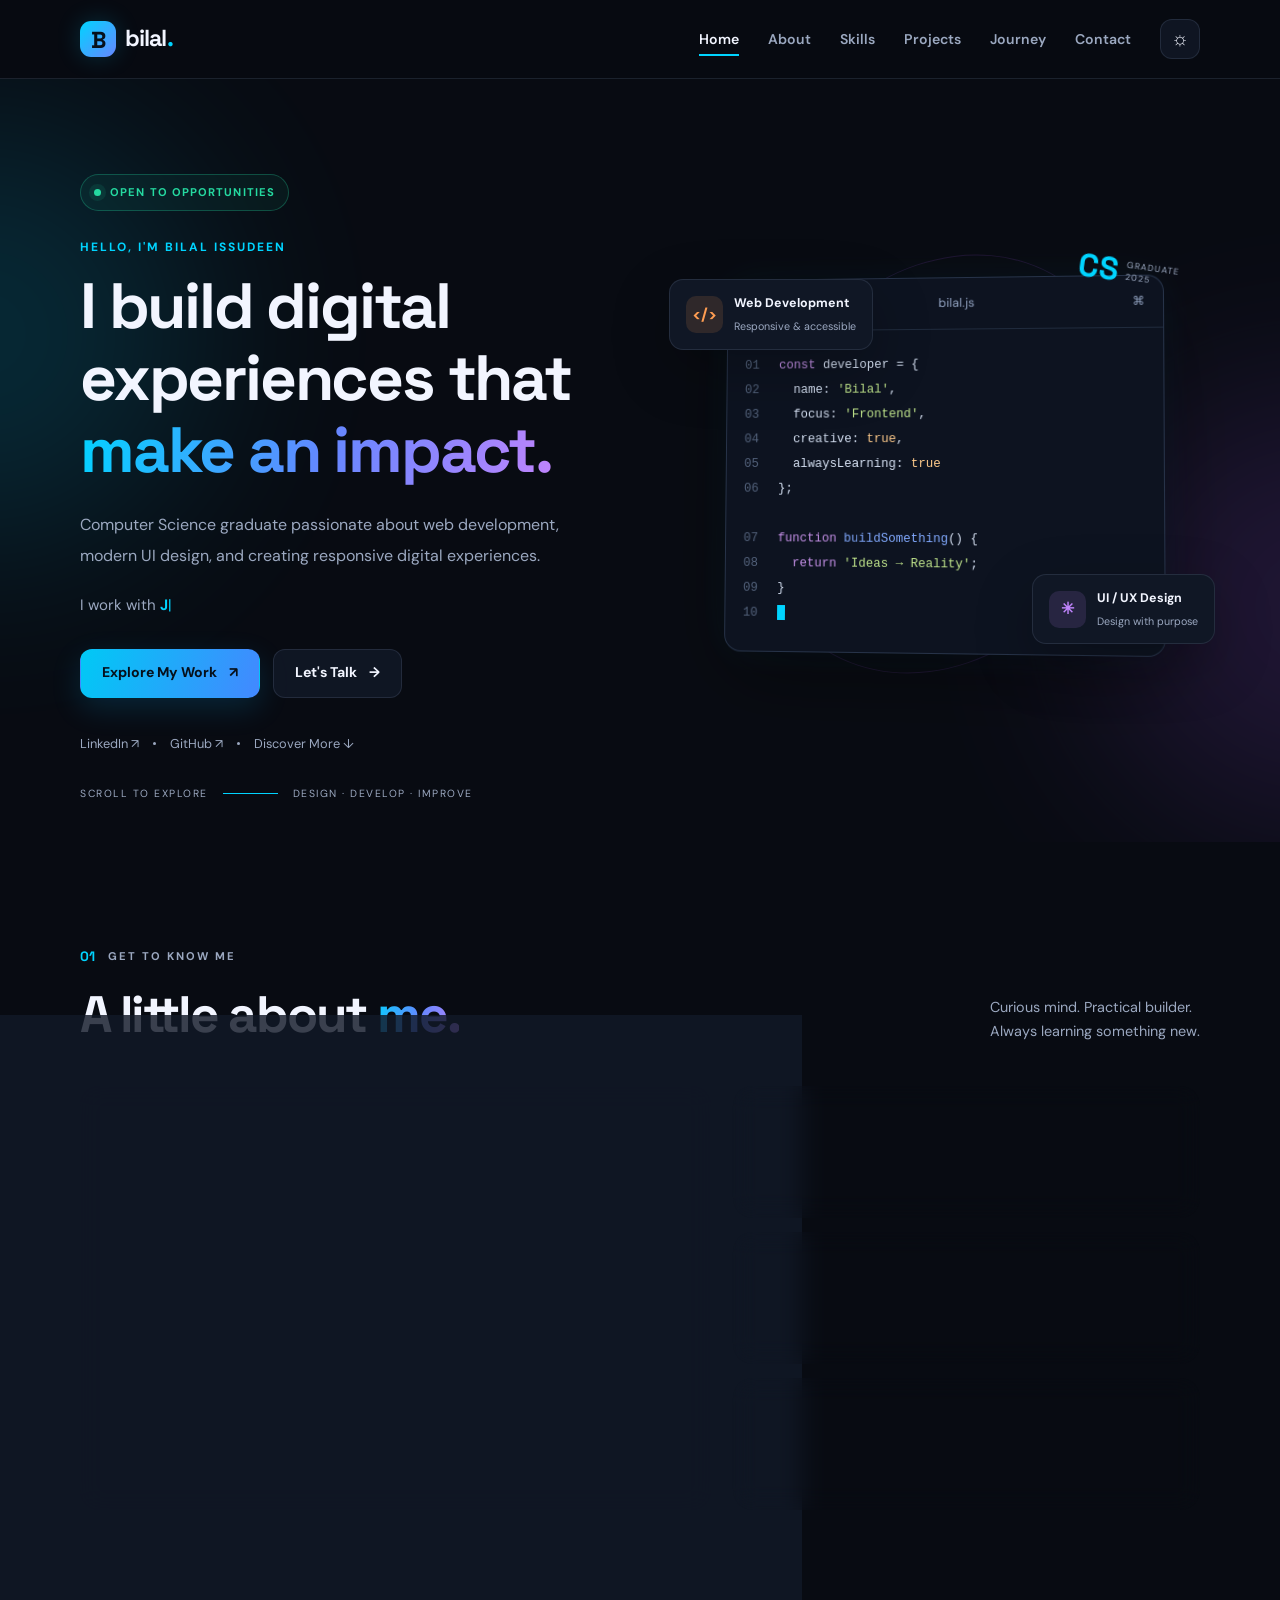
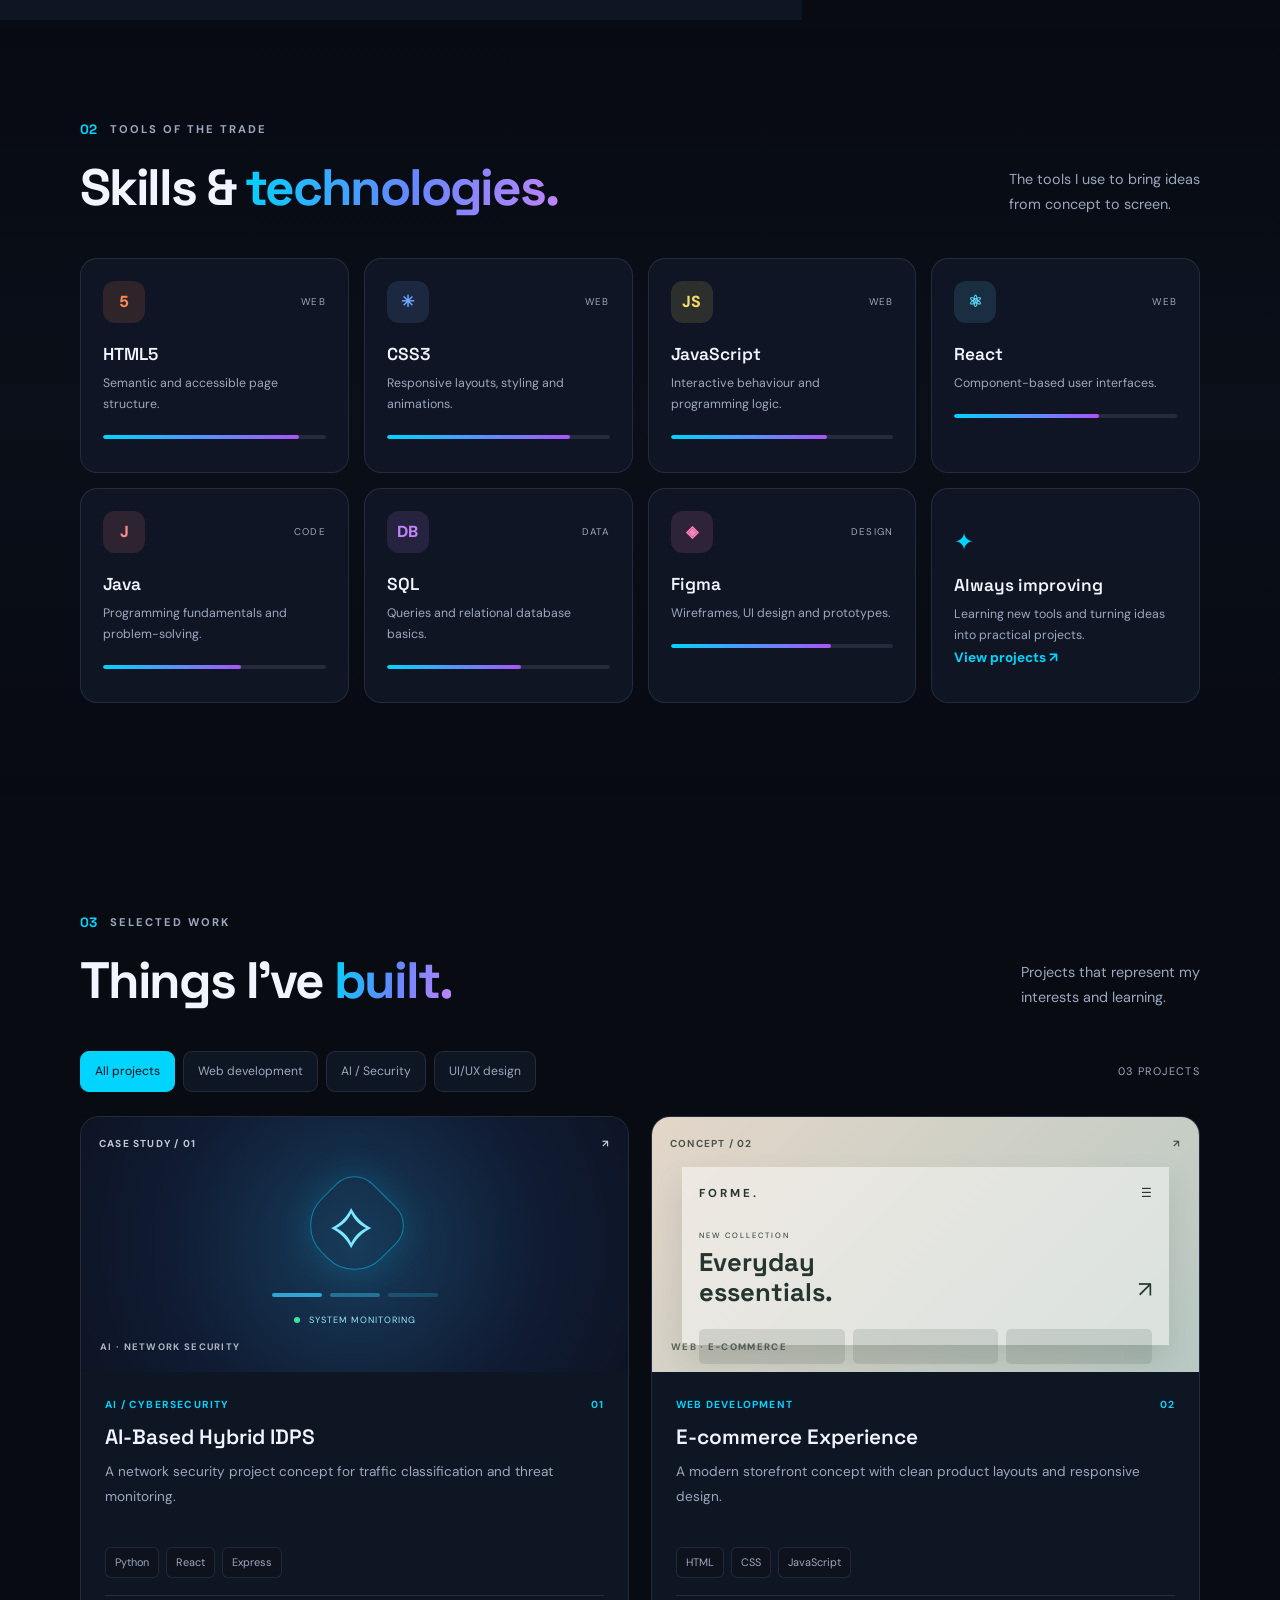
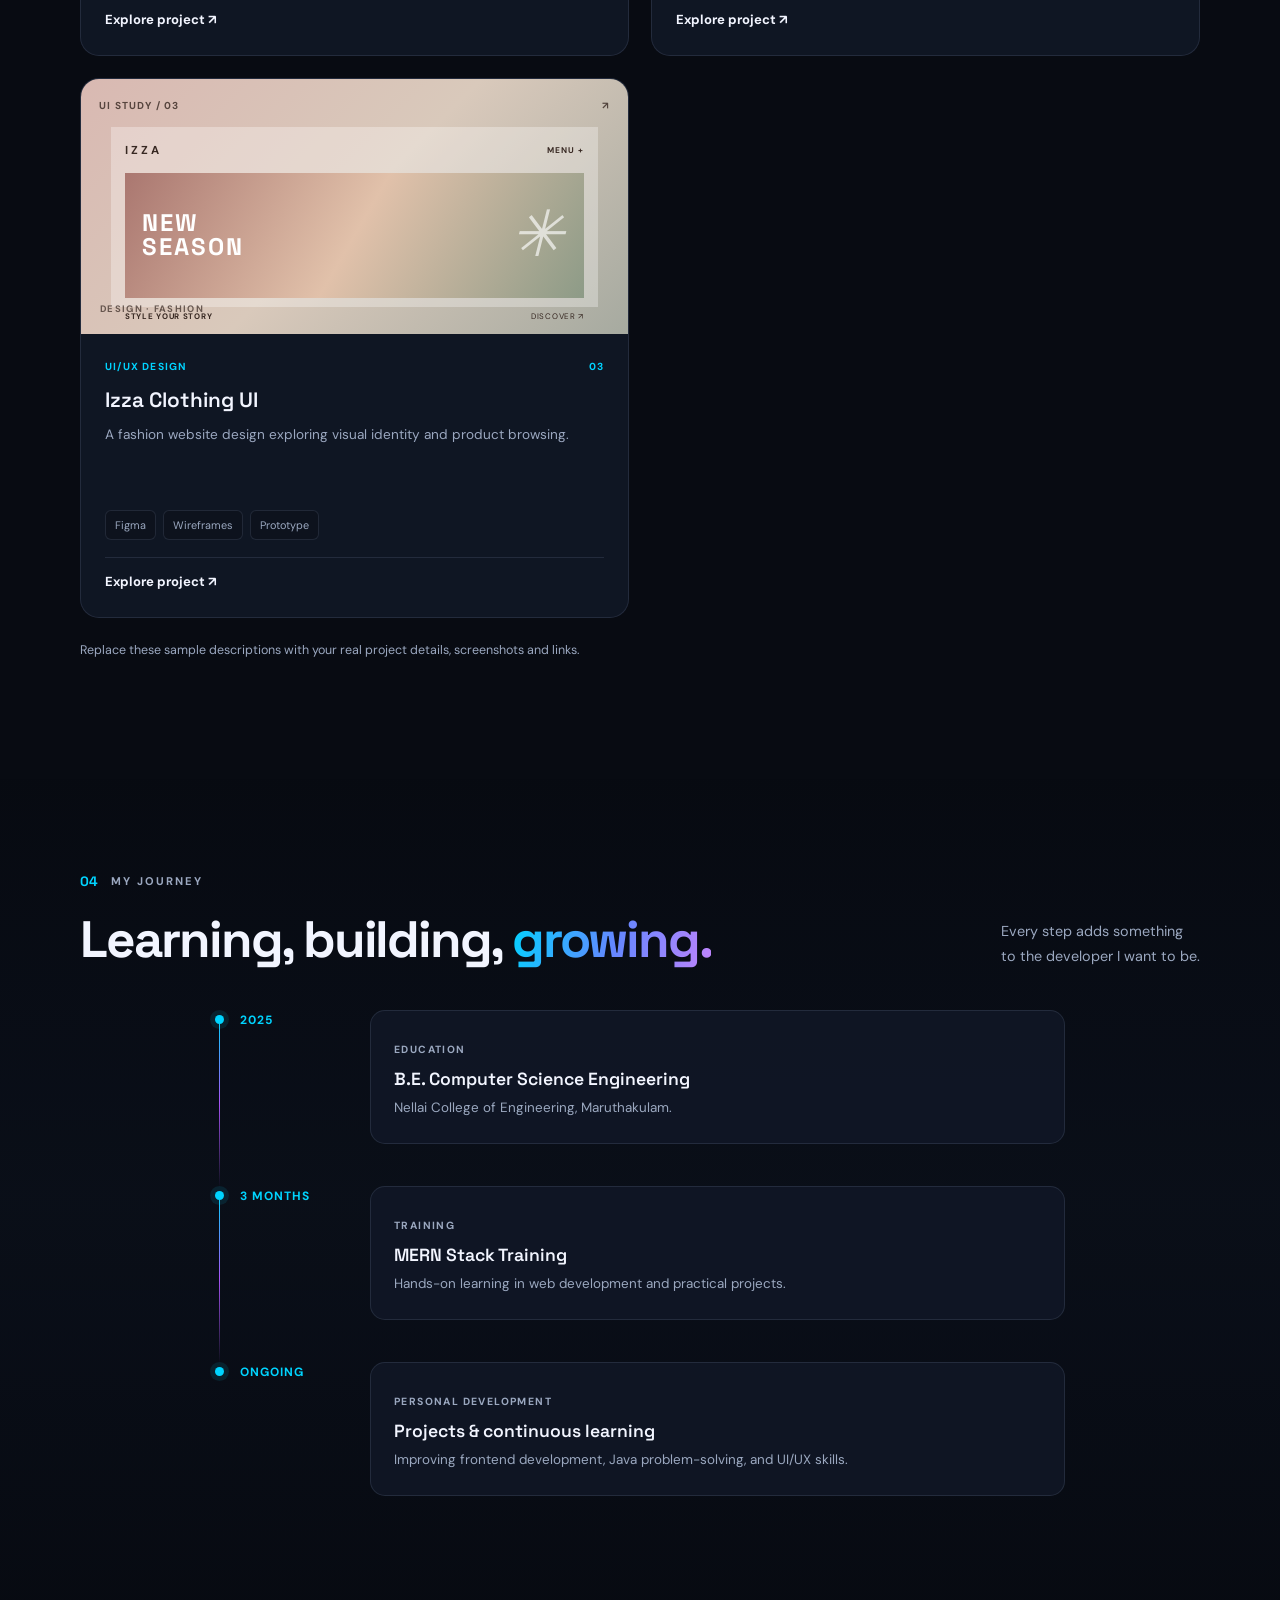
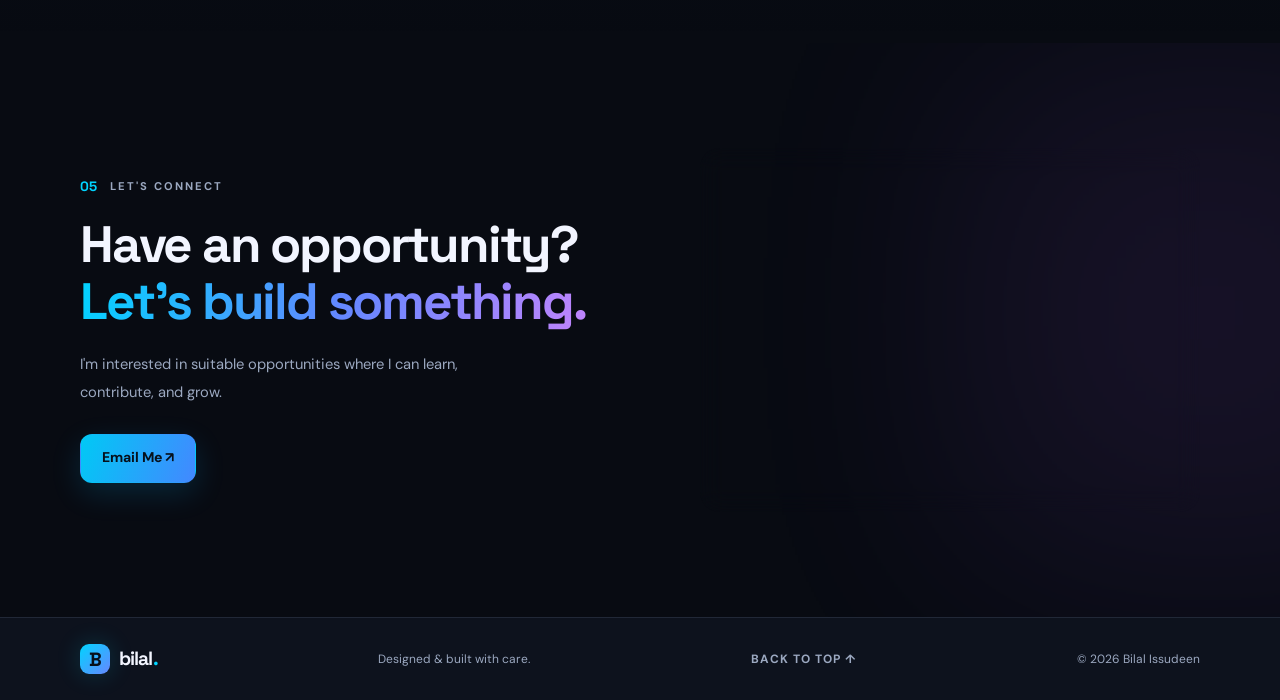
<file: Task 1/index.html>
<!DOCTYPE html>
<html lang="en">
<head>
  <meta charset="UTF-8">
  <meta name="viewport" content="width=device-width, initial-scale=1.0">
  <meta name="theme-color" content="#080b12">
  <meta name="description" content="Bilal Issudeen's developer portfolio">
  <title>Bilal Issudeen | Portfolio</title>

  <link rel="preconnect" href="https://fonts.googleapis.com">
  <link href="https://fonts.googleapis.com/css2?family=DM+Sans:wght@400;500;600;700&family=Space+Grotesk:wght@400;500;600;700&display=swap" rel="stylesheet">

  <link rel="stylesheet" href="style.css">
  <script src="script.js" defer></script>
</head>
<body>

  <div class="scroll-progress" id="scroll-progress"></div>

  <!-- NAVBAR -->
  <header class="site-header">
    <nav class="nav container">
      <a href="#home" class="brand">
        <span class="brand-mark">B</span>
        bilal<span class="brand-dot">.</span>
      </a>

      <button class="menu-toggle" id="menu-toggle"
        aria-label="Open navigation" aria-expanded="false">
        <span></span><span></span><span></span>
      </button>

      <ul class="nav-menu" id="nav-menu">
        <li><a class="nav-link active" href="#home">Home</a></li>
        <li><a class="nav-link" href="#about">About</a></li>
        <li><a class="nav-link" href="#skills">Skills</a></li>
        <li><a class="nav-link" href="#projects">Projects</a></li>
        <li><a class="nav-link" href="#journey">Journey</a></li>
        <li><a class="nav-link" href="#contact">Contact</a></li>
        <li>
          <button class="theme-toggle" id="theme-toggle"
            aria-label="Toggle theme">☼</button>
        </li>
      </ul>
    </nav>
  </header>

  <main>

    <!-- HERO SECTION -->
    <section class="hero section" id="home">
      <div class="hero-glow glow-one"></div>
      <div class="hero-glow glow-two"></div>

      <div class="container hero-layout">
        <div class="hero-copy reveal">
          <div class="availability">
            <span class="pulse-dot"></span>
            OPEN TO OPPORTUNITIES
          </div>

          <p class="eyebrow">HELLO, I'M BILAL ISSUDEEN</p>

          <h1>
            I build digital<br>
            experiences that<br>
            <span class="gradient-text">make an impact.</span>
          </h1>

          <p class="hero-lead">
            Computer Science graduate passionate about web development,
            modern UI design, and creating responsive digital experiences.
          </p>

          <div class="typing-line">
            I work with <span id="typing-text">HTML & CSS</span><span class="typing-cursor">|</span>
          </div>

          <div class="hero-actions">
            <a href="#projects" class="btn btn-primary">
              Explore My Work <span>↗</span>
            </a>
            <a href="#contact" class="btn btn-ghost">
              Let's Talk <span>→</span>
            </a>
          </div>

          <div class="hero-socials">
            <a href="https://www.linkedin.com/in/bilal-issudeen-187a91258/"
              target="_blank" rel="noopener noreferrer">LinkedIn ↗</a>
            <span class="social-separator"></span>
            <a href="https://github.com/"
              target="_blank" rel="noopener noreferrer">GitHub ↗</a>
            <span class="social-separator"></span>
            <a href="#about">Discover More ↓</a>
          </div>
        </div>

        <!-- CODE EDITOR VISUAL -->
        <div class="hero-art reveal">
          <div class="orbit orbit-a"></div>
          <div class="orbit orbit-b"></div>

          <div class="code-window">
            <div class="window-top">
              <div class="window-dots">
                <i></i><i></i><i></i>
              </div>
              <span>bilal.js</span>
              <span>⌘</span>
            </div>

            <div class="code-content">
              <p><span class="line-no">01</span><span class="code-purple">const</span> developer = {</p>
              <p><span class="line-no">02</span>&nbsp;&nbsp;name: <span class="code-green">'Bilal'</span>,</p>
              <p><span class="line-no">03</span>&nbsp;&nbsp;focus: <span class="code-green">'Frontend'</span>,</p>
              <p><span class="line-no">04</span>&nbsp;&nbsp;creative: <span class="code-orange">true</span>,</p>
              <p><span class="line-no">05</span>&nbsp;&nbsp;alwaysLearning: <span class="code-orange">true</span></p>
              <p><span class="line-no">06</span>};</p>
              <br>
              <p><span class="line-no">07</span><span class="code-purple">function</span> <span class="code-blue">buildSomething</span>() {</p>
              <p><span class="line-no">08</span>&nbsp;&nbsp;<span class="code-purple">return</span> <span class="code-green">'Ideas → Reality'</span>;</p>
              <p><span class="line-no">09</span>}</p>
              <p><span class="line-no">10</span><span class="terminal-cursor"></span></p>
            </div>
          </div>

          <div class="floating-card float-html">
            <span class="mini-icon orange">&lt;/&gt;</span>
            <div><strong>Web Development</strong><small>Responsive & accessible</small></div>
          </div>

          <div class="floating-card float-design">
            <span class="mini-icon violet">✳</span>
            <div><strong>UI / UX Design</strong><small>Design with purpose</small></div>
          </div>

          <div class="hero-stamp">
            <span>CS</span><small>GRADUATE<br>2025</small>
          </div>
        </div>
      </div>

      <div class="container hero-bottom">
        <span>SCROLL TO EXPLORE</span>
        <div class="scroll-line"></div>
        <span>DESIGN · DEVELOP · IMPROVE</span>
      </div>
    </section>

    <!-- ABOUT SECTION -->
    <section class="section" id="about">
      <div class="container">
        <div class="section-kicker reveal">
          <span>01</span><p>GET TO KNOW ME</p>
        </div>

        <div class="section-title-row reveal">
          <h2>A little about <span class="gradient-text">me.</span></h2>
          <p>Curious mind. Practical builder.<br>Always learning something new.</p>
        </div>

        <div class="about-grid">
          <article class="about-main glass-card reveal">
            <div class="about-symbol">B<span>.</span></div>
            <p class="eyebrow">MY INTRODUCTION</p>
            <h3>Turning ideas into useful digital experiences.</h3>

            <p class="body-copy">
              I'm a B.E. Computer Science Engineering graduate from
              Nellai College of Engineering. I enjoy developing web
              interfaces, exploring UI/UX design, and improving my
              programming skills through practical projects.
            </p>

            <a href="#contact" class="inline-link">Get in touch ↗</a>
          </article>

          <div class="about-side">
            <article class="info-card glass-card reveal">
              <span class="info-icon">⌘</span>
              <div>
                <p class="info-label">EDUCATION</p>
                <h3>B.E. Computer Science</h3>
                <p>Nellai College of Engineering</p>
              </div>
            </article>

            <article class="info-card glass-card reveal">
              <span class="info-icon">⌁</span>
              <div>
                <p class="info-label">CURRENT FOCUS</p>
                <h3>Frontend & UI/UX</h3>
                <p>Responsive websites and interfaces</p>
              </div>
            </article>

            <article class="info-card glass-card reveal">
              <span class="info-icon">↗</span>
              <div>
                <p class="info-label">MINDSET</p>
                <h3>Learn by building</h3>
                <p>Practice, feedback, continuous growth</p>
              </div>
            </article>
          </div>
        </div>
      </div>
    </section>

    <!-- SKILLS SECTION -->
    <section class="section skills-section" id="skills">
      <div class="container">
        <div class="section-kicker reveal">
          <span>02</span><p>TOOLS OF THE TRADE</p>
        </div>

        <div class="section-title-row reveal">
          <h2>Skills & <span class="gradient-text">technologies.</span></h2>
          <p>The tools I use to bring ideas<br>from concept to screen.</p>
        </div>

        <div class="skills-grid">
          <article class="skill-card reveal">
            <div class="skill-top"><span class="skill-logo html-logo">5</span><span class="skill-type">WEB</span></div>
            <h3>HTML5</h3><p>Semantic and accessible page structure.</p>
            <div class="skill-meter"><span style="--level:88%"></span></div>
          </article>

          <article class="skill-card reveal">
            <div class="skill-top"><span class="skill-logo css-logo">✳</span><span class="skill-type">WEB</span></div>
            <h3>CSS3</h3><p>Responsive layouts, styling and animations.</p>
            <div class="skill-meter"><span style="--level:82%"></span></div>
          </article>

          <article class="skill-card reveal">
            <div class="skill-top"><span class="skill-logo js-logo">JS</span><span class="skill-type">WEB</span></div>
            <h3>JavaScript</h3><p>Interactive behaviour and programming logic.</p>
            <div class="skill-meter"><span style="--level:70%"></span></div>
          </article>

          <article class="skill-card reveal">
            <div class="skill-top"><span class="skill-logo react-logo">⚛</span><span class="skill-type">WEB</span></div>
            <h3>React</h3><p>Component-based user interfaces.</p>
            <div class="skill-meter"><span style="--level:65%"></span></div>
          </article>

          <article class="skill-card reveal">
            <div class="skill-top"><span class="skill-logo java-logo">J</span><span class="skill-type">CODE</span></div>
            <h3>Java</h3><p>Programming fundamentals and problem-solving.</p>
            <div class="skill-meter"><span style="--level:62%"></span></div>
          </article>

          <article class="skill-card reveal">
            <div class="skill-top"><span class="skill-logo sql-logo">DB</span><span class="skill-type">DATA</span></div>
            <h3>SQL</h3><p>Queries and relational database basics.</p>
            <div class="skill-meter"><span style="--level:60%"></span></div>
          </article>

          <article class="skill-card reveal">
            <div class="skill-top"><span class="skill-logo figma-logo">◈</span><span class="skill-type">DESIGN</span></div>
            <h3>Figma</h3><p>Wireframes, UI design and prototypes.</p>
            <div class="skill-meter"><span style="--level:72%"></span></div>
          </article>

          <article class="skill-card skill-note reveal">
            <span class="sparkle">✦</span>
            <h3>Always improving</h3>
            <p>Learning new tools and turning ideas into practical projects.</p>
            <a href="#projects" class="inline-link">View projects ↗</a>
          </article>
        </div>
      </div>
    </section>

    <!-- PROJECTS SECTION -->
    <section class="section projects-section" id="projects">
      <div class="container">
        <div class="section-kicker reveal">
          <span>03</span><p>SELECTED WORK</p>
        </div>

        <div class="section-title-row reveal">
          <h2>Things I've <span class="gradient-text">built.</span></h2>
          <p>Projects that represent my<br>interests and learning.</p>
        </div>

        <div class="project-toolbar reveal">
          <div class="filter-list">
            <button class="filter-btn active" data-filter="all">All projects</button>
            <button class="filter-btn" data-filter="web">Web development</button>
            <button class="filter-btn" data-filter="ai">AI / Security</button>
            <button class="filter-btn" data-filter="design">UI/UX design</button>
          </div>
          <span class="project-count" id="project-count">03 PROJECTS</span>
        </div>

        <div class="projects-grid">

          <article class="project-card reveal" data-category="ai">
            <div class="project-visual project-security">
              <div class="visual-top"><span>CASE STUDY / 01</span><span>↗</span></div>
              <div class="security-ui">
                <div class="shield">⌑</div>
                <div class="security-lines"><i></i><i></i><i></i></div>
                <div class="security-pill"><span></span> SYSTEM MONITORING</div>
              </div>
              <div class="visual-caption">AI · NETWORK SECURITY</div>
            </div>

            <div class="project-content">
              <div class="project-meta"><span>AI / CYBERSECURITY</span><span>01</span></div>
              <h3>AI-Based Hybrid IDPS</h3>
              <p>A network security project concept for traffic classification and threat monitoring.</p>
              <div class="project-tags"><span>Python</span><span>React</span><span>Express</span></div>
              <button class="project-open"
                data-title="AI-Based Hybrid IDPS"
                data-description="A project concept for monitoring network traffic, classifying activity using a machine-learning model, and displaying device and threat information in a dashboard."
                data-stack="Python · Random Forest · React · Express">
                Explore project ↗
              </button>
            </div>
          </article>

          <article class="project-card reveal" data-category="web">
            <div class="project-visual project-shop">
              <div class="visual-top"><span>CONCEPT / 02</span><span>↗</span></div>
              <div class="shop-ui">
                <div class="shop-head"><b>FORME.</b><span>☰</span></div>
                <div class="shop-hero"><small>NEW COLLECTION</small><strong>Everyday<br>essentials.</strong><i>↗</i></div>
                <div class="shop-products"><i></i><i></i><i></i></div>
              </div>
              <div class="visual-caption">WEB · E-COMMERCE</div>
            </div>

            <div class="project-content">
              <div class="project-meta"><span>WEB DEVELOPMENT</span><span>02</span></div>
              <h3>E-commerce Experience</h3>
              <p>A modern storefront concept with clean product layouts and responsive design.</p>
              <div class="project-tags"><span>HTML</span><span>CSS</span><span>JavaScript</span></div>
              <button class="project-open"
                data-title="E-commerce Experience"
                data-description="A responsive storefront concept focused on product presentation, category navigation, and a clean shopping experience."
                data-stack="HTML · CSS · JavaScript">
                Explore project ↗
              </button>
            </div>
          </article>

          <article class="project-card reveal" data-category="design">
            <div class="project-visual project-design">
              <div class="visual-top"><span>UI STUDY / 03</span><span>↗</span></div>
              <div class="fashion-ui">
                <div class="fashion-nav">IZZA <span>MENU +</span></div>
                <div class="fashion-image"><span>NEW<br>SEASON</span><i>✳</i></div>
                <div class="fashion-footer"><b>STYLE YOUR STORY</b><span>DISCOVER ↗</span></div>
              </div>
              <div class="visual-caption">DESIGN · FASHION</div>
            </div>

            <div class="project-content">
              <div class="project-meta"><span>UI/UX DESIGN</span><span>03</span></div>
              <h3>Izza Clothing UI</h3>
              <p>A fashion website design exploring visual identity and product browsing.</p>
              <div class="project-tags"><span>Figma</span><span>Wireframes</span><span>Prototype</span></div>
              <button class="project-open"
                data-title="Izza Clothing UI"
                data-description="A fashion e-commerce UI/UX concept covering color palette, typography, reusable components, screens, and prototype flow."
                data-stack="Figma · UI/UX · Prototyping">
                Explore project ↗
              </button>
            </div>
          </article>
        </div>
        <p class="projects-note">Replace these sample descriptions with your real project details, screenshots and links.</p>
      </div>
    </section>

    <!-- JOURNEY SECTION -->
    <section class="section journey-section" id="journey">
      <div class="container">
        <div class="section-kicker reveal">
          <span>04</span><p>MY JOURNEY</p>
        </div>

        <div class="section-title-row reveal">
          <h2>Learning, building, <span class="gradient-text">growing.</span></h2>
          <p>Every step adds something<br>to the developer I want to be.</p>
        </div>

        <div class="timeline">
          <article class="timeline-item reveal">
            <div class="timeline-marker"></div>
            <div class="timeline-date">2025</div>
            <div class="timeline-content">
              <span class="timeline-type">EDUCATION</span>
              <h3>B.E. Computer Science Engineering</h3>
              <p>Nellai College of Engineering, Maruthakulam.</p>
            </div>
          </article>

          <article class="timeline-item reveal">
            <div class="timeline-marker"></div>
            <div class="timeline-date">3 MONTHS</div>
            <div class="timeline-content">
              <span class="timeline-type">TRAINING</span>
              <h3>MERN Stack Training</h3>
              <p>Hands-on learning in web development and practical projects.</p>
            </div>
          </article>

          <article class="timeline-item reveal">
            <div class="timeline-marker"></div>
            <div class="timeline-date">ONGOING</div>
            <div class="timeline-content">
              <span class="timeline-type">PERSONAL DEVELOPMENT</span>
              <h3>Projects & continuous learning</h3>
              <p>Improving frontend development, Java problem-solving, and UI/UX skills.</p>
            </div>
          </article>
        </div>
      </div>
    </section>

    <!-- CONTACT SECTION -->
    <section class="section contact-section" id="contact">
      <div class="contact-glow"></div>

      <div class="container contact-layout">
        <div class="contact-copy reveal">
          <div class="section-kicker"><span>05</span><p>LET'S CONNECT</p></div>
          <h2>Have an opportunity?<br><span class="gradient-text">Let's build something.</span></h2>
          <p>I'm interested in suitable opportunities where I can learn, contribute, and grow.</p>
          <a class="btn btn-primary" href="mailto:yourmail@example.com">Email Me ↗</a>
        </div>

        <div class="contact-panel glass-card reveal">
          <div class="contact-panel-top">
            <span class="contact-orb">✳</span>
            <div><h3>Start a conversation</h3><p>Choose a way to reach me.</p></div>
          </div>

          <a class="contact-row" href="mailto:yourmail@example.com">
            <span class="contact-row-icon">✉</span>
            <span><small>EMAIL</small><strong>bilalissudeen@gmail.com</strong></span>
            <span class="row-arrow">↗</span>
          </a>

          <a class="contact-row" href="https://www.linkedin.com/in/bilal-issudeen-187a91258/"
             target="_blank" rel="noopener noreferrer">
            <span class="contact-row-icon">in</span>
            <span><small>LINKEDIN</small><strong>Connect professionally</strong></span>
            <span class="row-arrow">↗</span>
          </a>

          <a class="contact-row" href="https://github.com/BILALISSSUDEEN/"
             target="_blank" rel="noopener noreferrer">
            <span class="contact-row-icon">⌘</span>
            <span><small>GITHUB</small><strong>Explore repositories</strong></span>
            <span class="row-arrow">↗</span>
          </a>
        </div>
      </div>
    </section>

  </main>

  <!-- FOOTER -->
  <footer class="footer">
    <div class="container footer-inner">
      <a href="#home" class="brand">
        <span class="brand-mark">B</span>bilal<span class="brand-dot">.</span>
      </a>
      <p>Designed & built with care.</p>
      <a href="#home" class="back-top">BACK TO TOP ↑</a>
      <span class="copyright">© <span id="year"></span> Bilal Issudeen</span>
    </div>
  </footer>

  <!-- PROJECT POPUP -->
  <div class="modal" id="project-modal" aria-hidden="true">
    <div class="modal-backdrop" data-close-modal></div>
    <div class="modal-dialog" role="dialog" aria-modal="true" aria-labelledby="modal-title">
      <button class="modal-close" id="modal-close" aria-label="Close">×</button>
      <p class="eyebrow">PROJECT OVERVIEW</p>
      <h2 id="modal-title">Project title</h2>
      <p class="modal-description" id="modal-description"></p>
      <div class="modal-stack">
        <span>TECH STACK</span>
        <p id="modal-stack"></p>
      </div>
      <button class="btn btn-primary" id="modal-done">Close ✓</button>
    </div>
  </div>

  <button id="back-to-top" class="back-to-top" aria-label="Back to top">↑</button>

</body>
</html>
</file>
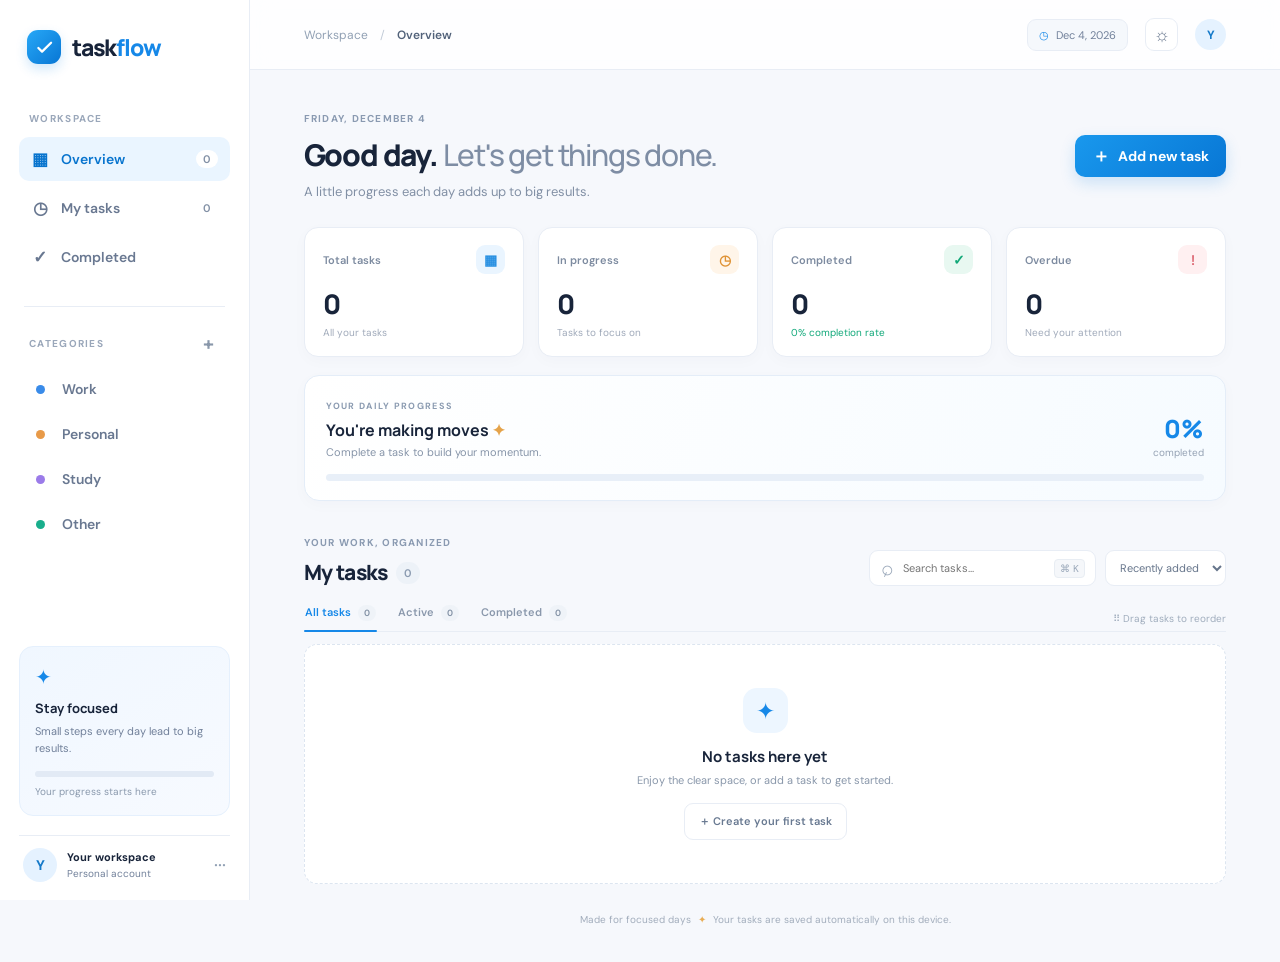
<file: Task 2/index.html>
<!DOCTYPE html>
<html lang="en">
<head>
  <meta charset="UTF-8" />
  <meta name="viewport" content="width=device-width, initial-scale=1.0" />
  <meta name="theme-color" content="#f6f8fc" />
  <meta name="description" content="A clean, responsive productivity dashboard to organize tasks and track progress." />
  <title>TaskFlow — Productivity Dashboard</title>
  <link rel="preconnect" href="https://fonts.googleapis.com">
  <link rel="preconnect" href="https://fonts.gstatic.com" crossorigin>
  <link href="https://fonts.googleapis.com/css2?family=DM+Sans:wght@400;500;600;700&family=Manrope:wght@400;500;600;700;800&display=swap" rel="stylesheet">
  <link rel="stylesheet" href="style.css" />
</head>
<body>
  <div class="app-shell">
    <aside class="sidebar" id="sidebar">
      <a class="brand" href="#" aria-label="TaskFlow home">
        <span class="brand-mark"><svg viewBox="0 0 24 24" aria-hidden="true"><path d="m5 12.5 4.2 4.2L19.5 6.5"/></svg></span>
        <span>task<span>flow</span></span>
      </a>

      <div class="workspace-label">WORKSPACE</div>
      <nav class="side-nav" aria-label="Main navigation">
        <button class="nav-link active" data-filter="all"><span class="nav-icon">▦</span> Overview <span class="nav-count" id="navAllCount">0</span></button>
        <button class="nav-link" data-filter="active"><span class="nav-icon">◷</span> My tasks <span class="nav-count" id="navActiveCount">0</span></button>
        <button class="nav-link" data-filter="completed"><span class="nav-icon">✓</span> Completed</button>
      </nav>

      <div class="sidebar-divider"></div>
      <div class="workspace-label">CATEGORIES <button id="addCategoryBtn" class="tiny-add" title="Add a category">+</button></div>
      <nav class="side-nav category-nav" id="categoryNav" aria-label="Categories">
        <button class="nav-link" data-category="Work"><span class="category-dot work"></span> Work</button>
        <button class="nav-link" data-category="Personal"><span class="category-dot personal"></span> Personal</button>
        <button class="nav-link" data-category="Study"><span class="category-dot study"></span> Study</button>
        <button class="nav-link" data-category="Other"><span class="category-dot other"></span> Other</button>
      </nav>

      <div class="sidebar-bottom">
        <div class="focus-card">
          <div class="focus-icon">✦</div>
          <strong>Stay focused</strong>
          <p>Small steps every day lead to big results.</p>
          <div class="focus-progress"><span></span></div>
          <small id="focusText">Your progress starts here</small>
        </div>
        <div class="profile">
          <div class="avatar">Y</div>
          <div class="profile-copy"><strong>Your workspace</strong><small>Personal account</small></div>
          <span class="more">···</span>
        </div>
      </div>
    </aside>

    <main class="main-content">
      <header class="topbar">
        <button class="mobile-menu" id="mobileMenu" aria-label="Toggle menu">☰</button>
        <div class="breadcrumb">Workspace <span>/</span> <strong id="breadcrumbTitle">Overview</strong></div>
        <div class="topbar-actions">
          <div class="today-chip"><span>◷</span><span id="todayLabel">Today</span></div>
          <button class="icon-button" id="themeToggle" title="Toggle theme" aria-label="Toggle theme">☼</button>
          <div class="top-avatar">Y</div>
        </div>
      </header>

      <section class="page-content">
        <div class="welcome-row">
          <div>
            <p class="eyebrow" id="dateGreeting">YOUR PRODUCTIVITY SPACE</p>
            <h1 id="pageTitle">Good day. <span>Let's get things done.</span></h1>
            <p class="subheading">A little progress each day adds up to big results.</p>
          </div>
          <button class="primary-button" id="openTaskModal"><span>＋</span> Add new task</button>
        </div>

        <section class="stats-grid" aria-label="Task statistics">
          <article class="stat-card">
            <div class="stat-top"><span>Total tasks</span><span class="stat-icon blue">▦</span></div>
            <div class="stat-value" id="totalStat">0</div><div class="stat-foot"><span class="stat-neutral">All your tasks</span></div>
          </article>
          <article class="stat-card">
            <div class="stat-top"><span>In progress</span><span class="stat-icon orange">◷</span></div>
            <div class="stat-value" id="activeStat">0</div><div class="stat-foot"><span class="stat-neutral">Tasks to focus on</span></div>
          </article>
          <article class="stat-card">
            <div class="stat-top"><span>Completed</span><span class="stat-icon green">✓</span></div>
            <div class="stat-value" id="completedStat">0</div><div class="stat-foot"><span class="stat-positive" id="completionRate">0% completion rate</span></div>
          </article>
          <article class="stat-card">
            <div class="stat-top"><span>Overdue</span><span class="stat-icon red">!</span></div>
            <div class="stat-value" id="overdueStat">0</div><div class="stat-foot"><span class="stat-neutral">Need your attention</span></div>
          </article>
        </section>

        <section class="progress-panel">
          <div class="progress-copy"><div><span class="progress-kicker">YOUR DAILY PROGRESS</span><h2>You're making moves <span>✦</span></h2><p id="progressMessage">Complete a task to build your momentum.</p></div><div class="progress-number"><strong id="progressPercent">0%</strong><small>completed</small></div></div>
          <div class="progress-track"><span id="progressBar"></span></div>
        </section>

        <section class="tasks-section">
          <div class="section-heading">
            <div><p class="eyebrow">YOUR WORK, ORGANIZED</p><h2>My tasks <span class="task-total" id="visibleTaskCount">0</span></h2></div>
            <div class="task-tools">
              <label class="search-box"><span>⌕</span><input id="searchInput" type="search" placeholder="Search tasks..." aria-label="Search tasks"><kbd>⌘ K</kbd></label>
              <select id="sortSelect" class="sort-select" aria-label="Sort tasks"><option value="created">Recently added</option><option value="due">Due date</option><option value="priority">Priority</option><option value="title">Name A–Z</option></select>
            </div>
          </div>

          <div class="filter-row" role="group" aria-label="Filter tasks">
            <div class="filter-tabs">
              <button class="filter-tab selected" data-filter="all">All tasks <span id="allFilterCount">0</span></button>
              <button class="filter-tab" data-filter="active">Active <span id="activeFilterCount">0</span></button>
              <button class="filter-tab" data-filter="completed">Completed <span id="completedFilterCount">0</span></button>
            </div>
            <span class="drag-hint">⠿ Drag tasks to reorder</span>
          </div>

          <div id="taskList" class="task-list" aria-live="polite"></div>
          <div id="emptyState" class="empty-state" hidden>
            <div class="empty-illustration">✦</div><h3>No tasks here yet</h3><p>Enjoy the clear space, or add a task to get started.</p><button class="secondary-button" id="emptyAddButton">＋ Create your first task</button>
          </div>
        </section>
        <footer class="footer-note">Made for focused days <span>✦</span> Your tasks are saved automatically on this device.</footer>
      </section>
    </main>
  </div>

  <div class="modal-backdrop" id="taskModal" aria-hidden="true">
    <section class="modal" role="dialog" aria-modal="true" aria-labelledby="modalTitle">
      <div class="modal-header"><div><p class="eyebrow">MAKE IT HAPPEN</p><h2 id="modalTitle">Create a task</h2></div><button class="close-button" id="closeModal" aria-label="Close">×</button></div>
      <form id="taskForm">
        <input type="hidden" id="taskId">
        <label class="field-label" for="taskTitle">Task name <span>*</span></label>
        <input class="text-field" id="taskTitle" maxlength="100" placeholder="e.g. Finish project presentation" required>
        <label class="field-label" for="taskDescription">Description <small>OPTIONAL</small></label>
        <textarea class="text-field textarea" id="taskDescription" rows="3" maxlength="300" placeholder="Add a few details..."></textarea>
        <div class="form-grid">
          <div><label class="field-label" for="taskCategory">Category</label><select class="text-field" id="taskCategory"><option>Work</option><option>Personal</option><option>Study</option><option>Other</option></select></div>
          <div><label class="field-label" for="taskDueDate">Due date</label><input class="text-field" type="date" id="taskDueDate"></div>
        </div>
        <div><label class="field-label" for="taskPriority">Priority</label><select class="text-field" id="taskPriority"><option value="medium">Medium</option><option value="high">High</option><option value="low">Low</option></select></div>
        <div class="modal-actions"><button type="button" class="secondary-button" id="cancelModal">Cancel</button><button type="submit" class="primary-button" id="saveTaskButton">Create task <span>→</span></button></div>
      </form>
    </section>
  </div>
  <div class="toast" id="toast" role="status"></div>
  <script src="script.js"></script>
</body>
</html>
</file>
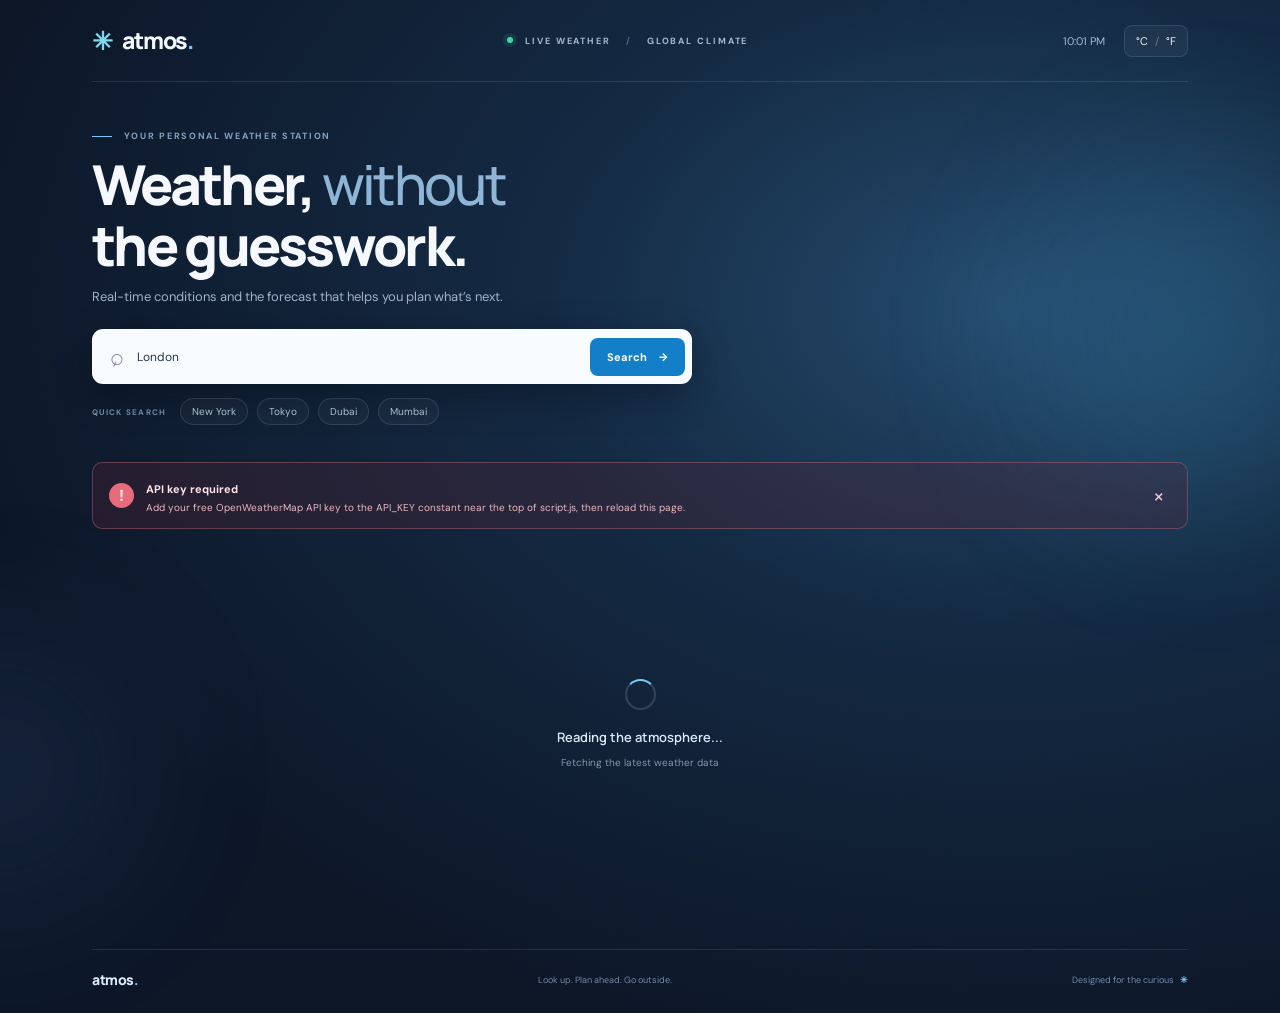
<file: Task 3/index.html>
<!DOCTYPE html>
<html lang="en">
<head>
  <meta charset="UTF-8">
  <meta name="viewport" content="width=device-width, initial-scale=1.0">
  <meta name="theme-color" content="#0d1728">
  <meta name="description" content="Live weather conditions and a five-day forecast for cities around the world.">
  <title>Atmos — Weather & Climate</title>
  <link rel="preconnect" href="https://fonts.googleapis.com">
  <link rel="preconnect" href="https://fonts.gstatic.com" crossorigin>
  <link href="https://fonts.googleapis.com/css2?family=DM+Sans:wght@400;500;600;700&family=Manrope:wght@400;500;600;700;800&display=swap" rel="stylesheet">
  <link rel="stylesheet" href="style.css">
</head>
<body class="weather-clear">
  <div class="ambient ambient-one"></div><div class="ambient ambient-two"></div>
  <div class="app">
    <header class="topbar">
      <a class="brand" href="#" aria-label="Atmos home"><span class="brand-symbol">✳</span> atmos<span class="brand-dot">.</span></a>
      <div class="topbar-center"><span class="live-dot"></span> LIVE WEATHER <span class="top-divider">/</span> GLOBAL CLIMATE</div>
      <div class="topbar-right"><span id="localClock">--:--</span><button id="unitToggle" class="unit-toggle" aria-label="Switch temperature unit">°C <span>/</span> °F</button></div>
    </header>

    <main>
      <section class="hero">
        <div class="hero-copy">
          <p class="eyebrow"><span class="eyebrow-line"></span> YOUR PERSONAL WEATHER STATION</p>
          <h1>Weather, <span>without</span><br>the guesswork.</h1>
          <p class="hero-description">Real-time conditions and the forecast that helps you plan what’s next.</p>
        </div>
        <form id="searchForm" class="search-form">
          <span class="search-icon">⌕</span>
          <input id="cityInput" type="search" autocomplete="off" placeholder="Search any city around the world..." aria-label="Search city" value="London">
          <button type="submit">Search <span>→</span></button>
        </form>
        <div class="quick-cities"><span>QUICK SEARCH</span><button data-city="New York">New York</button><button data-city="Tokyo">Tokyo</button><button data-city="Dubai">Dubai</button><button data-city="Mumbai">Mumbai</button></div>
      </section>

      <section id="errorPanel" class="error-panel" role="alert" hidden><span>!</span><div><strong id="errorTitle">Something went wrong</strong><p id="errorMessage">Please try again.</p></div><button id="dismissError" aria-label="Dismiss error">×</button></section>

      <section id="weatherContent" class="weather-content" aria-live="polite">
        <div class="loading-state" id="loadingState"><span class="loader"></span><strong>Reading the atmosphere...</strong><small>Fetching the latest weather data</small></div>
        <div id="weatherDashboard" hidden>
          <div class="location-heading">
            <div><p class="eyebrow">CURRENT CONDITIONS</p><h2><span class="pin">⌖</span> <span id="cityName">London</span><span class="country-code" id="countryCode">GB</span></h2><p id="currentDate" class="date-line">—</p></div>
            <div class="updated-label"><span class="live-dot"></span> LIVE DATA <small id="updatedAt">Updated just now</small></div>
          </div>

          <div class="main-grid">
            <article class="current-card glass-card">
              <div class="current-top"><span class="card-label">RIGHT NOW</span><span class="condition-pill" id="conditionPill">Clear sky</span></div>
              <div class="current-weather">
                <div class="temperature-wrap"><div class="temperature" id="temperature">--<sup>°</sup></div><div class="feels-like">Feels like <strong id="feelsLike">--°</strong></div></div>
                <div class="weather-art" id="weatherArt" aria-hidden="true"><span class="sun-core"></span><span class="sun-ray ray-one"></span><span class="sun-ray ray-two"></span><span class="sun-ray ray-three"></span><span class="sun-ray ray-four"></span></div>
              </div>
              <div class="condition-description" id="conditionDescription">Loading conditions</div>
              <div class="current-bottom"><div><span>☀</span> Sunrise <strong id="sunrise">--:--</strong></div><div><span>☾</span> Sunset <strong id="sunset">--:--</strong></div><div><span>◷</span> Local time <strong id="cityTime">--:--</strong></div></div>
            </article>

            <article class="metrics-card glass-card">
              <div class="card-heading"><div><span class="card-label">ATMOSPHERIC DATA</span><h3>Weather metrics</h3></div><span class="metric-live">● LIVE</span></div>
              <div class="metrics-grid">
                <div class="metric"><span class="metric-icon humidity">◌</span><div><small>Humidity</small><strong id="humidity">--%</strong><em>Relative moisture</em></div></div>
                <div class="metric"><span class="metric-icon wind">↗</span><div><small>Wind speed</small><strong id="wind">-- km/h</strong><em id="windDirection">Wind conditions</em></div></div>
                <div class="metric"><span class="metric-icon pressure">◉</span><div><small>Pressure</small><strong id="pressure">-- hPa</strong><em>Sea-level pressure</em></div></div>
                <div class="metric"><span class="metric-icon visibility">◎</span><div><small>Visibility</small><strong id="visibility">-- km</strong><em>Viewing distance</em></div></div>
                <div class="metric"><span class="metric-icon cloud">☁</span><div><small>Cloud cover</small><strong id="clouds">--%</strong><em>Sky coverage</em></div></div>
                <div class="metric"><span class="metric-icon uv">◐</span><div><small>Wind gust</small><strong id="gust">-- km/h</strong><em>Peak wind speed</em></div></div>
              </div>
            </article>
          </div>

          <section class="forecast-section">
            <div class="section-title"><div><p class="eyebrow">PLAN AHEAD</p><h3>5-day forecast</h3></div><span class="forecast-note">Daily outlook <span>↗</span></span></div>
            <div class="forecast-grid" id="forecastGrid"></div>
          </section>
          <div class="data-footer"><span><i></i> Weather data provided by OpenWeather</span><span id="coordinates">Coordinates: --</span><span>Refresh a city anytime to update conditions</span></div>
        </div>
      </section>
    </main>
    <footer><span class="footer-brand">atmos<span>.</span></span><span>Look up. Plan ahead. Go outside.</span><span>Designed for the curious <b>✳</b></span></footer>
  </div>
  <script src="script.js"></script>
</body>
</html>
</file>
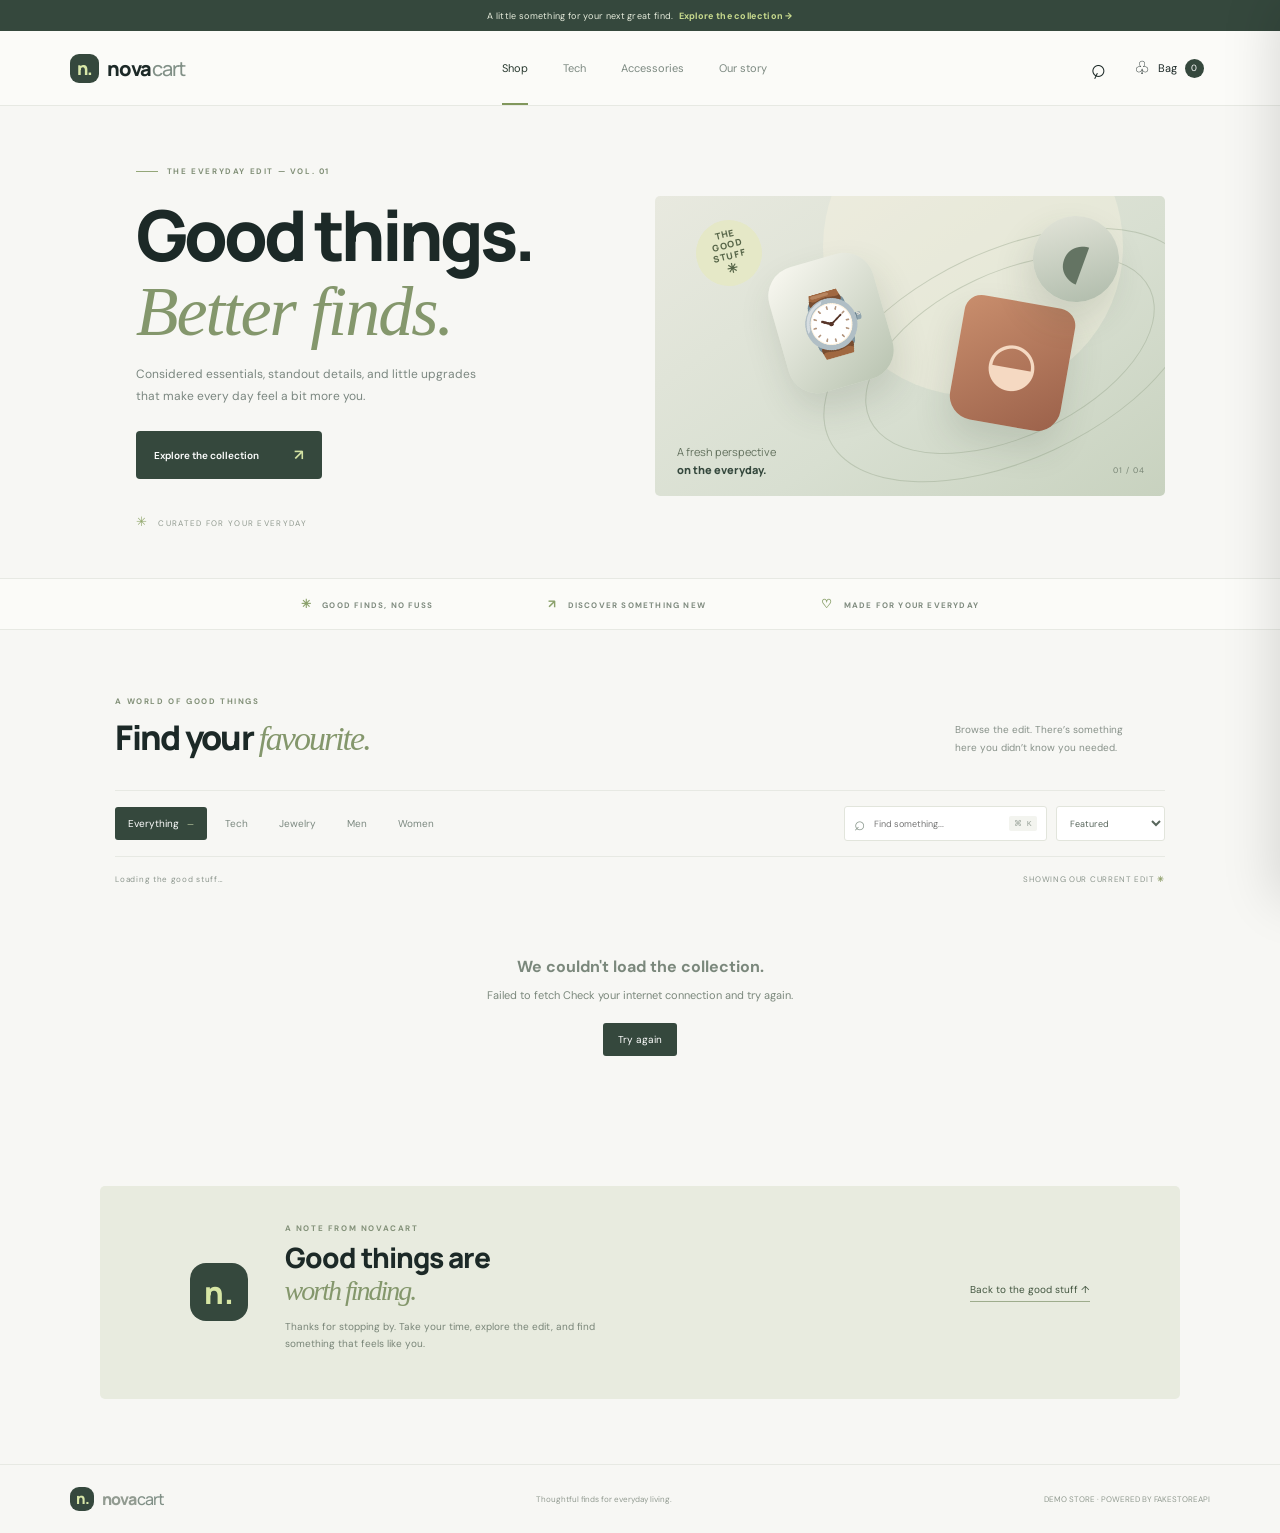
<file: Task 4/index.html>
<!DOCTYPE html>
<html lang="en">
<head>
  <meta charset="UTF-8">
  <meta name="viewport" content="width=device-width, initial-scale=1.0">
  <meta name="theme-color" content="#f7f7f4">
  <meta name="description" content="NovaCart — thoughtfully selected everyday essentials, technology and style.">
  <title>NovaCart — Discover your next favourite</title>
  <link rel="preconnect" href="https://fonts.googleapis.com">
  <link rel="preconnect" href="https://fonts.gstatic.com" crossorigin>
  <link href="https://fonts.googleapis.com/css2?family=DM+Sans:wght@400;500;600;700&family=Manrope:wght@400;500;600;700;800&display=swap" rel="stylesheet">
  <link rel="stylesheet" href="style.css">
</head>
<body>
  <div class="announcement">A little something for your next great find. <strong>Explore the collection →</strong></div>
  <header class="header">
    <a class="logo" href="#" aria-label="NovaCart home"><span class="logo-mark">n.</span> nova<span>cart</span></a>
    <nav class="main-nav" aria-label="Main navigation">
      <a href="#shop" class="active">Shop</a><a href="#shop" data-nav-category="electronics">Tech</a><a href="#shop" data-nav-category="jewelery">Accessories</a><a href="#about">Our story</a>
    </nav>
    <div class="header-actions">
      <button class="icon-button search-focus" aria-label="Focus search">⌕</button>
      <button class="cart-button" id="openCart" aria-label="Open shopping cart"><span class="bag-icon">♧</span><span class="cart-label">Bag</span><span class="cart-count" id="cartCount">0</span></button>
    </div>
  </header>

  <main>
    <section class="hero">
      <div class="hero-copy">
        <div class="hero-kicker"><span></span> THE EVERYDAY EDIT — VOL. 01</div>
        <h1>Good things.<br><em>Better finds.</em></h1>
        <p>Considered essentials, standout details, and little upgrades that make every day feel a bit more you.</p>
        <a class="hero-cta" href="#shop">Explore the collection <span>↗</span></a>
        <div class="hero-footnote"><span class="tiny-star">✳</span> CURATED FOR YOUR EVERYDAY</div>
      </div>
      <div class="hero-visual">
        <div class="hero-orbit orbit-one"></div><div class="hero-orbit orbit-two"></div>
        <div class="hero-sticker">THE<br>GOOD<br>STUFF <span>✳</span></div>
        <div class="hero-product product-watch">⌚</div><div class="hero-product product-bag">◒</div><div class="hero-product product-headphones">◖</div>
        <div class="hero-caption">A fresh perspective<br><b>on the everyday.</b></div>
        <span class="hero-index">01 / 04</span>
      </div>
    </section>

    <section class="trust-strip">
      <div><span>✳</span> GOOD FINDS, NO FUSS</div><div><span>↗</span> DISCOVER SOMETHING NEW</div><div><span>♡</span> MADE FOR YOUR EVERYDAY</div>
    </section>

    <section class="shop-section" id="shop">
      <div class="section-heading">
        <div><div class="eyebrow">A WORLD OF GOOD THINGS</div><h2>Find your <em>favourite.</em></h2></div>
        <p>Browse the edit. There’s something<br>here you didn’t know you needed.</p>
      </div>
      <div class="shop-toolbar">
        <div class="category-tabs" id="categoryTabs" aria-label="Filter products">
          <button class="category-tab active" data-category="all">Everything <span id="allCount">—</span></button>
          <button class="category-tab" data-category="electronics">Tech</button>
          <button class="category-tab" data-category="jewelery">Jewelry</button>
          <button class="category-tab" data-category="men's clothing">Men</button>
          <button class="category-tab" data-category="women's clothing">Women</button>
        </div>
        <div class="toolbar-tools">
          <label class="search-box"><span>⌕</span><input id="searchInput" type="search" placeholder="Find something..." aria-label="Search products"><kbd>⌘ K</kbd></label>
          <select id="sortSelect" aria-label="Sort products"><option value="featured">Featured</option><option value="price-low">Price: low to high</option><option value="price-high">Price: high to low</option><option value="rating">Top rated</option></select>
        </div>
      </div>
      <div class="results-line"><span id="resultsText">Loading the good stuff…</span><span>SHOWING OUR CURRENT EDIT <b>✳</b></span></div>
      <div class="product-grid" id="productGrid">
        <div class="product-skeleton"></div><div class="product-skeleton"></div><div class="product-skeleton"></div><div class="product-skeleton"></div>
      </div>
      <div class="empty-state" id="emptyState" hidden><span>⌕</span><h3>No finds just yet.</h3><p>Try another search or category.</p><button id="resetFilters">Clear filters</button></div>
      <div class="load-error" id="loadError" hidden><strong>We couldn't load the collection.</strong><p id="loadErrorMessage">Please check your connection and try again.</p><button id="retryLoad">Try again</button></div>
    </section>

    <section class="newsletter" id="about"><div class="newsletter-mark">n.</div><div><div class="eyebrow">A NOTE FROM NOVACART</div><h2>Good things are<br><em>worth finding.</em></h2><p>Thanks for stopping by. Take your time, explore the edit, and find something that feels like you.</p></div><a href="#shop">Back to the good stuff ↑</a></section>
  </main>

  <footer><a class="logo footer-logo" href="#"><span class="logo-mark">n.</span> nova<span>cart</span></a><span>Thoughtful finds for everyday living.</span><span>DEMO STORE · POWERED BY FAKESTOREAPI</span></footer>

  <div class="drawer-backdrop" id="drawerBackdrop"></div>
  <aside class="cart-drawer" id="cartDrawer" aria-label="Shopping cart" aria-hidden="true">
    <div class="drawer-header"><div><span class="eyebrow">YOUR GOOD FINDS</span><h2>Your bag <span id="drawerItemCount">(0)</span></h2></div><button class="close-button" id="closeCart" aria-label="Close cart">×</button></div>
    <div class="shipping-progress"><div class="shipping-message" id="shippingMessage">You're just getting started.</div><div class="progress-track"><span id="shippingProgress"></span></div></div>
    <div class="cart-items" id="cartItems"><div class="cart-empty"><span>♡</span><h3>Your bag is taking a breather.</h3><p>Find something lovely to bring home.</p><button id="continueShopping">Explore the collection</button></div></div>
    <div class="cart-summary" id="cartSummary">
      <div class="summary-row"><span>Subtotal</span><strong id="subtotal">$0.00</strong></div>
      <div class="summary-row"><span>Estimated tax (8%)</span><strong id="tax">$0.00</strong></div>
      <div class="summary-row"><span>Shipping</span><strong id="shipping">$0.00</strong></div>
      <div class="summary-total"><span>Total</span><strong id="total">$0.00</strong></div>
      <p class="shipping-note">Free shipping on orders of $100 or more.</p>
      <button class="checkout-button" id="checkoutButton">Continue to checkout <span>→</span></button>
      <div class="secure-note">◇ DEMO CHECKOUT · NO PAYMENT WILL BE TAKEN</div>
    </div>
  </aside>

  <div class="modal-backdrop" id="checkoutBackdrop">
    <section class="checkout-modal" role="dialog" aria-modal="true" aria-labelledby="checkoutTitle">
      <button class="close-button modal-close" id="closeCheckout" aria-label="Close checkout">×</button>
      <div id="checkoutFormView">
        <div class="eyebrow">ALMOST YOURS</div><h2 id="checkoutTitle">One last <em>thing.</em></h2><p class="modal-intro">This is a demo checkout. Enter your details to see the order confirmation.</p>
        <form id="checkoutForm">
          <label>Full name<input name="name" required placeholder="Your name" autocomplete="name"></label>
          <label>Email address<input name="email" required type="email" placeholder="you@example.com" autocomplete="email"></label>
          <label>Delivery address<textarea name="address" required rows="2" placeholder="Street, city, postal code" autocomplete="street-address"></textarea></label>
          <div class="checkout-total-line"><span>Order total</span><strong id="checkoutTotal">$0.00</strong></div>
          <button class="checkout-button" type="submit">Place demo order <span>→</span></button>
        </form>
      </div>
      <div class="success-view" id="successView" hidden><div class="success-icon">✓</div><div class="eyebrow">THAT'S A WRAP</div><h2>Good choice.</h2><p id="successMessage">Your demo order has been placed.</p><div class="order-number" id="orderNumber"></div><button class="checkout-button" id="finishOrder">Back to shopping <span>→</span></button></div>
    </section>
  </div>
  <div class="toast" id="toast" role="status"></div>
  <script src="script.js"></script>
</body>
</html>
</file>
<file: Task 1/style.css>
/* ========================================
   BILAL PORTFOLIO - MAIN STYLES
======================================== */

:root {
  --bg: #080b12;
  --bg-soft: #0d121d;
  --card: rgba(18, 25, 40, 0.82);
  --card-solid: #101725;
  --text: #f2f5ff;
  --muted: #9ba8c0;
  --line: rgba(155, 177, 214, 0.14);
  --cyan: #00d4ff;
  --blue: #4388ff;
  --purple: #a855f7;
  --green: #25d9a0;
  --shadow: 0 20px 60px rgba(0, 0, 0, 0.24);
}

* {
  margin: 0;
  padding: 0;
  box-sizing: border-box;
}

html {
  scroll-behavior: smooth;
  scroll-padding-top: 90px;
}

body {
  background: var(--bg);
  color: var(--text);
  font-family: "DM Sans", Arial, sans-serif;
  line-height: 1.7;
  overflow-x: hidden;
  transition: background 0.3s, color 0.3s;
}

body.light-theme {
  --bg: #f5f7fc;
  --bg-soft: #eaf0fa;
  --card: rgba(255, 255, 255, 0.86);
  --card-solid: #ffffff;
  --text: #172139;
  --muted: #65728b;
  --line: rgba(40, 60, 100, 0.14);
  --shadow: 0 20px 50px rgba(40, 60, 100, 0.1);
}

a {
  color: inherit;
  text-decoration: none;
}

button {
  font: inherit;
}

button,
a {
  -webkit-tap-highlight-color: transparent;
}

button:focus-visible,
a:focus-visible {
  outline: 2px solid var(--cyan);
  outline-offset: 4px;
}

img {
  display: block;
  max-width: 100%;
}

::selection {
  background: var(--cyan);
  color: #06101b;
}

.container {
  width: min(1120px, 88%);
  margin: 0 auto;
}

.section {
  padding: 105px 0;
  position: relative;
}

.gradient-text {
  background: linear-gradient(105deg, var(--cyan), #6487ff 52%, #c084fc);
  background-clip: text;
  -webkit-background-clip: text;
  color: transparent;
}

.scroll-progress {
  position: fixed;
  inset: 0 auto auto 0;
  width: 0;
  height: 3px;
  z-index: 2000;
  background: linear-gradient(90deg, var(--cyan), var(--purple));
}

/* ========================================
   NAVBAR
======================================== */

.site-header {
  position: sticky;
  top: 0;
  z-index: 1000;
  background: color-mix(in srgb, var(--bg) 85%, transparent);
  border-bottom: 1px solid var(--line);
  backdrop-filter: blur(18px);
}

.nav {
  min-height: 78px;
  display: flex;
  justify-content: space-between;
  align-items: center;
  gap: 24px;
}

.brand {
  display: inline-flex;
  align-items: center;
  gap: 9px;
  font-family: "Space Grotesk", sans-serif;
  font-size: 1.45rem;
  font-weight: 700;
  letter-spacing: -1px;
  flex-shrink: 0;
}

.brand-mark {
  display: grid;
  place-items: center;
  width: 36px;
  height: 36px;
  color: #06101b;
  border-radius: 11px;
  background: linear-gradient(135deg, var(--cyan), #6687ff);
  box-shadow: 0 0 25px rgba(0, 212, 255, 0.18);
}

.brand-dot {
  color: var(--cyan);
  margin-left: -8px;
}

.nav-menu {
  display: flex;
  align-items: center;
  gap: 29px;
  list-style: none;
}

.nav-link {
  color: var(--muted);
  font-size: 0.88rem;
  font-weight: 600;
  transition: color 0.25s;
  position: relative;
}

.nav-link::after {
  content: "";
  position: absolute;
  left: 0;
  right: 100%;
  bottom: -8px;
  height: 2px;
  background: var(--cyan);
  transition: right 0.25s;
}

.nav-link:hover,
.nav-link.active {
  color: var(--text);
}

.nav-link:hover::after,
.nav-link.active::after {
  right: 0;
}

.theme-toggle,
.menu-toggle {
  cursor: pointer;
  border: 1px solid var(--line);
  background: var(--card);
  color: var(--text);
  border-radius: 12px;
  display: grid;
  place-items: center;
  transition: 0.25s;
}

.theme-toggle {
  width: 40px;
  height: 40px;
  font-size: 1.2rem;
}

.theme-toggle:hover {
  border-color: var(--cyan);
  transform: rotate(12deg);
}

.menu-toggle {
  display: none;
  width: 43px;
  height: 43px;
  padding: 10px;
  gap: 5px;
}

.menu-toggle span {
  display: block;
  height: 2px;
  width: 100%;
  background: var(--text);
  border-radius: 4px;
}

/* ========================================
   HERO SECTION
======================================== */

.hero {
  min-height: 690px;
  padding-top: 95px;
  padding-bottom: 40px;
  overflow: hidden;
  display: flex;
  flex-direction: column;
  justify-content: center;
}

.hero-layout {
  display: grid;
  grid-template-columns: 1.04fr 0.96fr;
  align-items: center;
  gap: 45px;
  position: relative;
  z-index: 2;
}

.hero-glow {
  position: absolute;
  width: 430px;
  height: 430px;
  border-radius: 50%;
  filter: blur(100px);
  pointer-events: none;
  opacity: 0.15;
}

.glow-one {
  background: var(--cyan);
  top: 40px;
  left: -230px;
}

.glow-two {
  background: var(--purple);
  right: -250px;
  bottom: 20px;
}

.availability {
  display: inline-flex;
  align-items: center;
  gap: 9px;
  border: 1px solid rgba(37, 217, 160, 0.28);
  background: rgba(37, 217, 160, 0.06);
  color: var(--green);
  border-radius: 30px;
  padding: 8px 13px;
  font-size: 0.7rem;
  letter-spacing: 1.1px;
  font-weight: 700;
  margin-bottom: 26px;
}

.pulse-dot {
  width: 7px;
  height: 7px;
  border-radius: 50%;
  background: var(--green);
  box-shadow: 0 0 0 5px rgba(37, 217, 160, 0.1);
  animation: pulse 1.8s infinite;
}

.eyebrow {
  font-size: 0.75rem;
  font-weight: 700;
  letter-spacing: 2px;
  color: var(--cyan);
  margin-bottom: 14px;
}

.hero h1,
.section-title-row h2,
.contact-copy h2 {
  font-family: "Space Grotesk", sans-serif;
  letter-spacing: -2.2px;
  line-height: 1.12;
  font-weight: 700;
}

.hero h1 {
  font-size: clamp(3rem, 5vw, 4.5rem);
}

.hero-lead {
  max-width: 500px;
  color: var(--muted);
  margin-top: 24px;
  font-size: 1rem;
  line-height: 1.9;
}

.typing-line {
  margin-top: 22px;
  color: var(--muted);
  font-size: 0.94rem;
}

#typing-text {
  color: var(--cyan);
  font-weight: 700;
}

.typing-cursor {
  color: var(--cyan);
  animation: blink 0.8s infinite;
}

.hero-actions {
  display: flex;
  flex-wrap: wrap;
  gap: 13px;
  margin-top: 30px;
}

.btn {
  display: inline-flex;
  align-items: center;
  justify-content: center;
  gap: 12px;
  min-height: 49px;
  padding: 0 21px;
  border-radius: 12px;
  font-size: 0.88rem;
  font-weight: 700;
  cursor: pointer;
  border: 1px solid transparent;
  transition: transform 0.25s, box-shadow 0.25s, background 0.25s;
}

.btn:hover {
  transform: translateY(-3px);
}

.btn-primary {
  background: linear-gradient(110deg, #00c9f5, #4388ff);
  color: #06101b;
  box-shadow: 0 10px 30px rgba(0, 180, 255, 0.16);
}

.btn-primary:hover {
  box-shadow: 0 15px 35px rgba(0, 180, 255, 0.27);
}

.btn-ghost {
  border-color: var(--line);
  background: var(--card);
  color: var(--text);
}

.btn-ghost:hover {
  border-color: var(--cyan);
}

.hero-socials {
  display: flex;
  align-items: center;
  gap: 14px;
  margin-top: 35px;
  color: var(--muted);
  font-size: 0.8rem;
}

.hero-socials a:hover {
  color: var(--cyan);
}

.social-separator {
  width: 3px;
  height: 3px;
  background: var(--muted);
  border-radius: 50%;
}

/* HERO CODE WINDOW */

.hero-art {
  position: relative;
  min-height: 440px;
  display: grid;
  place-items: center;
}

.orbit {
  position: absolute;
  border: 1px solid rgba(0, 212, 255, 0.14);
  border-radius: 50%;
  pointer-events: none;
}

.orbit-a {
  width: 430px;
  height: 300px;
  transform: rotate(-25deg);
}

.orbit-b {
  width: 360px;
  height: 440px;
  transform: rotate(32deg);
  border-color: rgba(168, 85, 247, 0.14);
}

.code-window {
  width: min(100%, 440px);
  position: relative;
  z-index: 2;
  border: 1px solid rgba(123, 155, 204, 0.24);
  border-radius: 17px;
  background: #0d1320;
  box-shadow: 0 25px 80px rgba(0, 0, 0, 0.4), 0 0 40px rgba(0, 212, 255, 0.06);
  overflow: hidden;
  transform: perspective(1000px) rotateY(-4deg) rotateX(2deg);
  transition: transform 0.35s;
}

.code-window:hover {
  transform: perspective(1000px) rotateY(0) rotateX(0) translateY(-5px);
}

.window-top {
  display: flex;
  align-items: center;
  justify-content: space-between;
  padding: 15px 18px;
  color: #93a4c2;
  border-bottom: 1px solid #202b3d;
  font-size: 0.78rem;
}

.window-dots {
  display: flex;
  gap: 6px;
}

.window-dots i {
  width: 9px;
  height: 9px;
  border-radius: 50%;
  background: #ff6b6b;
}

.window-dots i:nth-child(2) {
  background: #ffc857;
}

.window-dots i:nth-child(3) {
  background: #36d399;
}

.code-content {
  padding: 23px 18px 25px;
  color: #d7e2f4;
  font: 0.78rem/2 "Consolas", monospace;
  white-space: nowrap;
}

.code-content p {
  margin: 0;
}

.line-no {
  display: inline-block;
  width: 35px;
  color: #53627b;
  user-select: none;
}

.code-purple { color: #c792ea; }
.code-green { color: #c3e88d; }
.code-blue { color: #82aaff; }
.code-orange { color: #ffcb8b; }

.terminal-cursor {
  display: inline-block;
  width: 8px;
  height: 15px;
  vertical-align: middle;
  background: var(--cyan);
  animation: blink 0.8s infinite;
}

.floating-card {
  position: absolute;
  z-index: 4;
  display: flex;
  align-items: center;
  gap: 11px;
  padding: 13px 16px;
  border: 1px solid var(--line);
  border-radius: 14px;
  background: var(--card-solid);
  box-shadow: var(--shadow);
  animation: float 4s ease-in-out infinite;
}

.floating-card strong,
.floating-card small {
  display: block;
}

.floating-card strong {
  font-size: 0.78rem;
}

.floating-card small {
  font-size: 0.67rem;
  color: var(--muted);
  margin-top: 3px;
}

.float-html {
  top: 35px;
  left: -15px;
}

.float-design {
  right: -15px;
  bottom: 40px;
  animation-delay: -2s;
}

.mini-icon {
  display: grid;
  place-items: center;
  width: 37px;
  height: 37px;
  border-radius: 10px;
  font-weight: 700;
}

.orange {
  color: #ff9d52;
  background: rgba(255, 157, 82, 0.13);
}

.violet {
  color: #c084fc;
  background: rgba(192, 132, 252, 0.13);
}

.hero-stamp {
  position: absolute;
  top: 0;
  right: 4%;
  z-index: 4;
  display: flex;
  align-items: center;
  gap: 8px;
  transform: rotate(8deg);
}

.hero-stamp > span {
  font-family: "Space Grotesk", sans-serif;
  font-size: 2rem;
  font-weight: 700;
  color: var(--cyan);
}

.hero-stamp small {
  color: var(--muted);
  font-size: 0.55rem;
  line-height: 1.4;
  letter-spacing: 1px;
}

.hero-bottom {
  display: flex;
  align-items: center;
  gap: 15px;
  margin-top: 30px;
  color: var(--muted);
  font-size: 0.65rem;
  letter-spacing: 1.5px;
}

.scroll-line {
  width: 55px;
  height: 1px;
  background: var(--cyan);
}

/* ========================================
   SECTION TITLES
======================================== */

.section-kicker {
  display: flex;
  align-items: center;
  gap: 13px;
  margin-bottom: 20px;
}

.section-kicker > span {
  color: var(--cyan);
  font: 700 0.85rem "Space Grotesk", sans-serif;
}

.section-kicker p {
  color: var(--muted);
  font-size: 0.7rem;
  font-weight: 700;
  letter-spacing: 2px;
}

.section-title-row {
  display: flex;
  align-items: flex-end;
  justify-content: space-between;
  gap: 25px;
  margin-bottom: 42px;
}

.section-title-row h2,
.contact-copy h2 {
  font-size: clamp(2.2rem, 4vw, 3.25rem);
}

.section-title-row > p {
  color: var(--muted);
  font-size: 0.9rem;
  flex-shrink: 0;
}

/* ========================================
   ABOUT SECTION
======================================== */

.about-grid {
  display: grid;
  grid-template-columns: 1.15fr 0.85fr;
  gap: 22px;
}

.glass-card {
  border: 1px solid var(--line);
  border-radius: 20px;
  background: var(--card);
  backdrop-filter: blur(12px);
  box-shadow: var(--shadow);
}

.about-main {
  padding: 37px;
  position: relative;
  overflow: hidden;
}

.about-main::after {
  content: "";
  position: absolute;
  width: 220px;
  height: 220px;
  border: 1px solid rgba(0, 212, 255, 0.12);
  border-radius: 50%;
  right: -110px;
  bottom: -110px;
}

.about-symbol {
  font: 700 3rem "Space Grotesk", sans-serif;
  margin-bottom: 28px;
  color: var(--text);
}

.about-symbol span {
  color: var(--cyan);
}

.about-main h3 {
  max-width: 470px;
  font: 600 1.65rem/1.35 "Space Grotesk", sans-serif;
  margin-bottom: 18px;
}

.body-copy {
  color: var(--muted);
  font-size: 0.91rem;
  line-height: 1.95;
  margin-bottom: 23px;
}

.inline-link {
  display: inline-flex;
  align-items: center;
  gap: 8px;
  color: var(--cyan);
  font-size: 0.85rem;
  font-weight: 700;
}

.inline-link:hover {
  gap: 13px;
}

.about-side {
  display: grid;
  gap: 14px;
}

.info-card {
  display: flex;
  align-items: center;
  gap: 17px;
  padding: 22px;
  transition: transform 0.25s, border-color 0.25s;
}

.info-card:hover {
  transform: translateX(5px);
  border-color: rgba(0, 212, 255, 0.38);
}

.info-icon {
  display: grid;
  place-items: center;
  width: 48px;
  height: 48px;
  flex-shrink: 0;
  color: var(--cyan);
  background: rgba(0, 212, 255, 0.08);
  border: 1px solid rgba(0, 212, 255, 0.13);
  border-radius: 13px;
  font-size: 1.3rem;
}

.info-label {
  font-size: 0.65rem;
  font-weight: 700;
  letter-spacing: 1.4px;
  color: var(--cyan);
  margin-bottom: 4px;
}

.info-card h3 {
  font-size: 0.95rem;
  margin-bottom: 3px;
}

.info-card p:last-child {
  color: var(--muted);
  font-size: 0.78rem;
}

/* ========================================
   SKILLS SECTION
======================================== */

.skills-section {
  background: linear-gradient(180deg, transparent, rgba(39, 67, 117, 0.07), transparent);
}

.skills-grid {
  display: grid;
  grid-template-columns: repeat(4, minmax(0, 1fr));
  gap: 15px;
}

.skill-card {
  min-height: 215px;
  padding: 22px;
  background: var(--card);
  border: 1px solid var(--line);
  border-radius: 17px;
  transition: transform 0.3s, border-color 0.3s, box-shadow 0.3s;
}

.skill-card:hover {
  transform: translateY(-7px);
  border-color: rgba(0, 212, 255, 0.4);
  box-shadow: 0 15px 35px rgba(0, 0, 0, 0.15);
}

.skill-top {
  display: flex;
  align-items: center;
  justify-content: space-between;
  margin-bottom: 20px;
}

.skill-logo {
  display: grid;
  place-items: center;
  width: 42px;
  height: 42px;
  border-radius: 12px;
  font-weight: 800;
  font-size: 1rem;
}

.html-logo { color: #ff8a55; background: rgba(255, 138, 85, 0.13); }
.css-logo { color: #6da7ff; background: rgba(109, 167, 255, 0.13); }
.js-logo { color: #f5db68; background: rgba(245, 219, 104, 0.13); }
.react-logo { color: #60d9ff; background: rgba(96, 217, 255, 0.13); }
.java-logo { color: #ff8d8d; background: rgba(255, 141, 141, 0.13); }
.sql-logo { color: #c084fc; background: rgba(192, 132, 252, 0.13); }
.figma-logo { color: #ff83bd; background: rgba(255, 131, 189, 0.13); }

.skill-type {
  font-size: 0.61rem;
  letter-spacing: 1.2px;
  color: var(--muted);
}

.skill-card h3 {
  font: 600 1.08rem "Space Grotesk", sans-serif;
  margin-bottom: 8px;
}

.skill-card p {
  color: var(--muted);
  font-size: 0.77rem;
  line-height: 1.7;
}

.skill-meter {
  height: 4px;
  border-radius: 20px;
  background: var(--line);
  overflow: hidden;
  margin-top: 20px;
}

.skill-meter span {
  display: block;
  width: var(--level);
  height: 100%;
  background: linear-gradient(90deg, var(--cyan), var(--purple));
  border-radius: inherit;
  transform-origin: left;
  animation: meter-in 1.2s ease both;
}

.skill-note {
  display: flex;
  flex-direction: column;
  justify-content: center;
}

.sparkle {
  color: var(--cyan);
  font-size: 1.5rem;
  margin-bottom: 12px;
}

/* ========================================
   PROJECTS SECTION
======================================== */

.project-toolbar {
  display: flex;
  justify-content: space-between;
  align-items: center;
  gap: 20px;
  margin-bottom: 24px;
}

.filter-list {
  display: flex;
  flex-wrap: wrap;
  gap: 8px;
}

.filter-btn {
  border: 1px solid var(--line);
  background: var(--card);
  color: var(--muted);
  padding: 9px 14px;
  border-radius: 9px;
  font-size: 0.76rem;
  cursor: pointer;
  transition: 0.25s;
}

.filter-btn:hover,
.filter-btn.active {
  color: #06101b;
  background: var(--cyan);
  border-color: var(--cyan);
}

.project-count {
  color: var(--muted);
  font-size: 0.68rem;
  letter-spacing: 1.3px;
  white-space: nowrap;
}

.projects-grid {
  display: grid;
  grid-template-columns: repeat(2, minmax(0, 1fr));
  gap: 22px;
}

.project-card {
  border: 1px solid var(--line);
  border-radius: 19px;
  overflow: hidden;
  background: var(--card);
  transition: transform 0.3s, border-color 0.3s;
}

.project-card:hover {
  transform: translateY(-6px);
  border-color: rgba(0, 212, 255, 0.4);
}

.project-card.is-hidden {
  display: none;
}

.project-visual {
  height: 255px;
  position: relative;
  overflow: hidden;
  padding: 18px;
}

.project-security {
  background: radial-gradient(circle at 50% 50%, #173c5b, #101c34 60%, #0d1424);
}

.project-shop {
  background: linear-gradient(135deg, #e3d6c8, #b8c9c3);
  color: #25352f;
}

.project-design {
  background: linear-gradient(135deg, #d9b9b2, #d9c9bb 50%, #a6aaa0);
  color: #372822;
}

.visual-top {
  display: flex;
  align-items: center;
  justify-content: space-between;
  position: relative;
  z-index: 2;
  font-size: 0.63rem;
  letter-spacing: 1.2px;
  font-weight: 700;
  opacity: 0.8;
}

.security-ui {
  position: absolute;
  inset: 58px 25px 35px;
  display: flex;
  flex-direction: column;
  align-items: center;
  justify-content: center;
}

.shield {
  width: 85px;
  height: 85px;
  display: grid;
  place-items: center;
  font-size: 3.5rem;
  color: #7de8ff;
  border: 1px solid rgba(0, 212, 255, 0.5);
  border-radius: 26px 26px 38px 38px;
  box-shadow: 0 0 35px rgba(0, 212, 255, 0.18);
  transform: rotate(45deg);
}

.security-lines {
  display: flex;
  gap: 8px;
  margin-top: 25px;
}

.security-lines i {
  width: 50px;
  height: 4px;
  border-radius: 10px;
  background: #37cfff;
  opacity: 0.75;
}

.security-lines i:nth-child(2) { opacity: 0.4; }
.security-lines i:nth-child(3) { opacity: 0.2; }

.security-pill {
  margin-top: 16px;
  color: #9beaff;
  font-size: 0.57rem;
  letter-spacing: 1px;
}

.security-pill span {
  display: inline-block;
  width: 6px;
  height: 6px;
  border-radius: 50%;
  background: #34e6a2;
  margin-right: 6px;
}

.visual-caption {
  position: absolute;
  bottom: 17px;
  left: 19px;
  font-size: 0.59rem;
  letter-spacing: 1.3px;
  opacity: 0.7;
  font-weight: 700;
}

.shop-ui {
  position: absolute;
  inset: 50px 30px 27px;
  background: rgba(255, 255, 255, 0.45);
  padding: 17px;
  box-shadow: 0 15px 30px rgba(0, 0, 0, 0.1);
}

.shop-head,
.fashion-nav {
  display: flex;
  justify-content: space-between;
  align-items: center;
  font-size: 0.72rem;
}

.shop-head b {
  letter-spacing: 3px;
}

.shop-hero {
  position: relative;
  margin-top: 25px;
}

.shop-hero small {
  display: block;
  font-size: 0.48rem;
  letter-spacing: 2px;
  margin-bottom: 7px;
}

.shop-hero strong {
  font: 700 1.6rem/1.05 "Space Grotesk", sans-serif;
}

.shop-hero i {
  position: absolute;
  right: 0;
  bottom: 0;
  font-size: 1.4rem;
}

.shop-products {
  display: flex;
  gap: 8px;
  margin-top: 20px;
}

.shop-products i {
  height: 35px;
  flex: 1;
  background: rgba(63, 80, 68, 0.15);
  border-radius: 5px;
}

.fashion-ui {
  position: absolute;
  inset: 48px 30px 27px;
  background: rgba(255, 255, 255, 0.3);
  padding: 14px;
}

.fashion-nav {
  font-weight: 700;
  letter-spacing: 3px;
}

.fashion-nav span {
  font-size: 0.52rem;
  letter-spacing: 1px;
}

.fashion-image {
  position: relative;
  margin-top: 12px;
  height: 125px;
  display: flex;
  align-items: center;
  padding: 17px;
  background: linear-gradient(120deg, #aa7770, #e1c1aa 50%, #8d9b87);
  color: white;
  overflow: hidden;
}

.fashion-image span {
  font: 700 1.5rem/1 "Space Grotesk", sans-serif;
  letter-spacing: 2px;
}

.fashion-image i {
  position: absolute;
  right: 20px;
  bottom: 8px;
  font-size: 4rem;
  opacity: 0.65;
}

.fashion-footer {
  display: flex;
  justify-content: space-between;
  gap: 5px;
  margin-top: 12px;
  font-size: 0.5rem;
  letter-spacing: 0.7px;
}

.project-content {
  padding: 24px;
}

.project-meta {
  display: flex;
  justify-content: space-between;
  color: var(--cyan);
  font-size: 0.64rem;
  letter-spacing: 1.2px;
  font-weight: 700;
  margin-bottom: 11px;
}

.project-content h3 {
  font: 600 1.3rem "Space Grotesk", sans-serif;
  margin-bottom: 10px;
}

.project-content > p {
  color: var(--muted);
  font-size: 0.85rem;
  line-height: 1.8;
  min-height: 70px;
}

.project-tags {
  display: flex;
  flex-wrap: wrap;
  gap: 7px;
  margin: 17px 0;
}

.project-tags span {
  border: 1px solid var(--line);
  background: var(--bg-soft);
  color: var(--muted);
  border-radius: 6px;
  padding: 5px 9px;
  font-size: 0.68rem;
}

.project-open {
  width: 100%;
  display: flex;
  align-items: center;
  justify-content: space-between;
  padding: 13px 0 0;
  border: 0;
  border-top: 1px solid var(--line);
  background: transparent;
  color: var(--text);
  font-weight: 700;
  font-size: 0.82rem;
  cursor: pointer;
}

.project-open span {
  color: var(--cyan);
  transition: transform 0.2s;
}

.project-open:hover span {
  transform: translate(3px, -3px);
}

.projects-note {
  color: var(--muted);
  font-size: 0.78rem;
  margin-top: 22px;
}

/* ========================================
   JOURNEY / TIMELINE
======================================== */

.journey-section {
  background: linear-gradient(180deg, transparent, rgba(39, 67, 117, 0.07), transparent);
}

.timeline {
  max-width: 850px;
  margin: 0 auto;
}

.timeline-item {
  display: grid;
  grid-template-columns: 105px 1fr;
  gap: 25px;
  position: relative;
  padding: 0 0 42px 25px;
}

.timeline-item::before {
  content: "";
  position: absolute;
  top: 8px;
  bottom: -1px;
  left: 4px;
  width: 1px;
  background: linear-gradient(var(--cyan), var(--purple), transparent);
}

.timeline-item:last-child::before {
  display: none;
}

.timeline-marker {
  position: absolute;
  top: 5px;
  left: 0;
  width: 9px;
  height: 9px;
  border-radius: 50%;
  background: var(--cyan);
  box-shadow: 0 0 0 5px rgba(0, 212, 255, 0.1);
}

.timeline-date {
  color: var(--cyan);
  font-size: 0.75rem;
  font-weight: 700;
  letter-spacing: 1px;
}

.timeline-content {
  padding: 23px;
  border: 1px solid var(--line);
  border-radius: 15px;
  background: var(--card);
  transition: border-color 0.25s, transform 0.25s;
}

.timeline-content:hover {
  border-color: rgba(0, 212, 255, 0.4);
  transform: translateX(5px);
}

.timeline-type {
  color: var(--muted);
  font-size: 0.65rem;
  letter-spacing: 1.4px;
  font-weight: 700;
}

.timeline-content h3 {
  font: 600 1.1rem "Space Grotesk", sans-serif;
  margin: 7px 0;
}

.timeline-content p {
  color: var(--muted);
  font-size: 0.84rem;
}

/* ========================================
   CONTACT SECTION
======================================== */

.contact-section {
  overflow: hidden;
}

.contact-glow {
  position: absolute;
  width: 500px;
  height: 500px;
  right: -180px;
  top: 20px;
  background: var(--purple);
  opacity: 0.09;
  filter: blur(120px);
  pointer-events: none;
}

.contact-layout {
  display: grid;
  grid-template-columns: 1fr 0.9fr;
  align-items: center;
  gap: 65px;
  position: relative;
  z-index: 1;
}

.contact-copy h2 {
  margin: 20px 0;
}

.contact-copy > p {
  color: var(--muted);
  max-width: 440px;
  font-size: 0.92rem;
  line-height: 1.9;
  margin-bottom: 27px;
}

.contact-panel {
  padding: 27px;
}

.contact-panel-top {
  display: flex;
  align-items: center;
  gap: 15px;
  padding-bottom: 20px;
  border-bottom: 1px solid var(--line);
  margin-bottom: 8px;
}

.contact-orb {
  display: grid;
  place-items: center;
  width: 48px;
  height: 48px;
  border-radius: 15px;
  background: linear-gradient(135deg, rgba(0, 212, 255, 0.2), rgba(168, 85, 247, 0.2));
  color: var(--cyan);
  font-size: 1.5rem;
}

.contact-panel-top h3 {
  font: 600 1rem "Space Grotesk", sans-serif;
}

.contact-panel-top p {
  color: var(--muted);
  font-size: 0.77rem;
  margin-top: 3px;
}

.contact-row {
  display: flex;
  align-items: center;
  gap: 13px;
  padding: 17px 0;
  border-bottom: 1px solid var(--line);
  transition: padding 0.2s;
}

.contact-row:last-child {
  border-bottom: 0;
}

.contact-row:hover {
  padding-left: 5px;
}

.contact-row-icon {
  display: grid;
  place-items: center;
  width: 42px;
  height: 42px;
  flex-shrink: 0;
  border-radius: 12px;
  background: var(--bg-soft);
  color: var(--cyan);
  font-weight: 700;
}

.contact-row small,
.contact-row strong {
  display: block;
}

.contact-row small {
  font-size: 0.62rem;
  letter-spacing: 1.3px;
  color: var(--muted);
  margin-bottom: 3px;
}

.contact-row strong {
  font-size: 0.82rem;
  overflow-wrap: anywhere;
}

.row-arrow {
  margin-left: auto;
  color: var(--cyan);
}

/* ========================================
   FOOTER
======================================== */

.footer {
  border-top: 1px solid var(--line);
  padding: 25px 0;
  background: var(--bg-soft);
}

.footer-inner {
  display: flex;
  align-items: center;
  justify-content: space-between;
  flex-wrap: wrap;
  gap: 20px;
}

.footer .brand {
  font-size: 1.2rem;
}

.footer .brand-mark {
  width: 30px;
  height: 30px;
  border-radius: 9px;
}

.footer-inner > p,
.copyright,
.back-top {
  color: var(--muted);
  font-size: 0.75rem;
}

.back-top {
  font-weight: 700;
  letter-spacing: 1px;
}

.back-top:hover {
  color: var(--cyan);
}

/* ========================================
   PROJECT MODAL
======================================== */

.modal {
  position: fixed;
  inset: 0;
  z-index: 1500;
  display: grid;
  place-items: center;
  padding: 20px;
  visibility: hidden;
  opacity: 0;
  transition: opacity 0.25s, visibility 0.25s;
}

.modal.open {
  visibility: visible;
  opacity: 1;
}

.modal-backdrop {
  position: absolute;
  inset: 0;
  background: rgba(0, 0, 0, 0.78);
  backdrop-filter: blur(7px);
}

.modal-dialog {
  position: relative;
  width: min(520px, 100%);
  padding: 35px;
  border: 1px solid var(--line);
  border-radius: 20px;
  background: var(--card-solid);
  box-shadow: var(--shadow);
  transform: translateY(15px);
  transition: transform 0.25s;
}

.modal.open .modal-dialog {
  transform: translateY(0);
}

.modal-close {
  position: absolute;
  top: 13px;
  right: 16px;
  width: 36px;
  height: 36px;
  border: 1px solid var(--line);
  background: var(--bg-soft);
  color: var(--text);
  border-radius: 10px;
  font-size: 1.5rem;
  cursor: pointer;
}

.modal-dialog h2 {
  font: 700 1.8rem/1.3 "Space Grotesk", sans-serif;
  margin-bottom: 15px;
  padding-right: 15px;
}

.modal-description {
  color: var(--muted);
  font-size: 0.9rem;
  line-height: 1.9;
}

.modal-stack {
  margin: 22px 0;
  padding: 16px;
  border-radius: 12px;
  background: var(--bg-soft);
}

.modal-stack span {
  color: var(--cyan);
  font-size: 0.68rem;
  font-weight: 700;
  letter-spacing: 1.2px;
}

.modal-stack p {
  margin-top: 7px;
  font-size: 0.85rem;
}

/* BACK TO TOP */

.back-to-top {
  position: fixed;
  bottom: 24px;
  right: 24px;
  z-index: 900;
  width: 44px;
  height: 44px;
  display: grid;
  place-items: center;
  border: 1px solid var(--line);
  border-radius: 13px;
  background: var(--card-solid);
  color: var(--cyan);
  font-size: 1.3rem;
  cursor: pointer;
  box-shadow: var(--shadow);
  opacity: 0;
  visibility: hidden;
  transform: translateY(10px);
  transition: 0.25s;
}

.back-to-top.visible {
  opacity: 1;
  visibility: visible;
  transform: translateY(0);
}

/* ========================================
   SCROLL REVEAL ANIMATION
======================================== */

.js-reveal .reveal {
  opacity: 0;
  transform: translateY(24px);
  transition: opacity 0.7s ease, transform 0.7s ease;
}

.js-reveal .reveal.revealed {
  opacity: 1;
  transform: translateY(0);
}

@keyframes pulse {
  0%, 100% { box-shadow: 0 0 0 5px rgba(37, 217, 160, 0.1); }
  50% { box-shadow: 0 0 0 9px rgba(37, 217, 160, 0.02); }
}

@keyframes float {
  0%, 100% { transform: translateY(0); }
  50% { transform: translateY(-9px); }
}

@keyframes blink {
  0%, 48% { opacity: 1; }
  49%, 100% { opacity: 0; }
}

@keyframes meter-in {
  from { transform: scaleX(0); }
  to { transform: scaleX(1); }
}

/* ========================================
   RESPONSIVE TABLET
======================================== */

@media (max-width: 950px) {
  .nav-menu {
    gap: 17px;
  }

  .hero-layout {
    grid-template-columns: 1fr;
    gap: 35px;
  }

  .hero-copy {
    max-width: 700px;
  }

  .hero-art {
    width: min(100%, 570px);
    margin: 0 auto;
  }

  .hero {
    padding-top: 75px;
  }

  .about-grid {
    grid-template-columns: 1fr;
  }

  .about-side {
    grid-template-columns: repeat(3, minmax(0, 1fr));
  }

  .info-card {
    align-items: flex-start;
    flex-direction: column;
  }

  .skills-grid {
    grid-template-columns: repeat(3, minmax(0, 1fr));
  }

  .contact-layout {
    gap: 35px;
  }
}

/* ========================================
   RESPONSIVE MOBILE NAVIGATION
======================================== */

@media (max-width: 720px) {
  .container {
    width: 90%;
  }

  .section {
    padding: 75px 0;
  }

  .nav {
    min-height: 70px;
  }

  .menu-toggle {
    display: grid;
  }

  .nav-menu {
    position: absolute;
    top: calc(100% + 1px);
    left: 0;
    right: 0;
    display: flex;
    flex-direction: column;
    align-items: stretch;
    gap: 0;
    padding: 10px 5%;
    background: var(--bg);
    border-bottom: 1px solid var(--line);
    box-shadow: var(--shadow);
    opacity: 0;
    visibility: hidden;
    transform: translateY(-10px);
    transition: 0.25s;
  }

  .nav-menu.open {
    opacity: 1;
    visibility: visible;
    transform: translateY(0);
  }

  .nav-menu li {
    width: 100%;
  }

  .nav-link {
    display: block;
    padding: 13px 0;
  }

  .nav-link::after {
    display: none;
  }

  .theme-toggle {
    margin: 9px 0 12px;
  }

  .hero {
    min-height: auto;
    padding-top: 65px;
  }

  .hero h1 {
    font-size: clamp(2.65rem, 9vw, 4rem);
    letter-spacing: -1.6px;
  }

  .hero-art {
    min-height: 390px;
  }

  .orbit-a {
    width: 340px;
    height: 250px;
  }

  .orbit-b {
    width: 300px;
    height: 350px;
  }

  .float-html {
    left: -4px;
  }

  .float-design {
    right: -4px;
  }

  .section-title-row {
    align-items: flex-start;
    flex-direction: column;
    gap: 13px;
  }

  .section-title-row > p br {
    display: none;
  }

  .about-side {
    grid-template-columns: 1fr;
  }

  .info-card {
    flex-direction: row;
    align-items: center;
  }

  .skills-grid {
    grid-template-columns: repeat(2, minmax(0, 1fr));
  }

  .projects-grid {
    grid-template-columns: 1fr;
  }

  .project-toolbar {
    align-items: flex-start;
    flex-direction: column;
  }

  .project-count {
    align-self: flex-end;
  }

  .contact-layout {
    grid-template-columns: 1fr;
  }

  .footer-inner {
    justify-content: flex-start;
  }

  .copyright {
    margin-left: auto;
  }
}

/* SMALL MOBILE */

@media (max-width: 440px) {
  .hero h1 {
    font-size: 2.5rem;
  }

  .hero-socials {
    flex-wrap: wrap;
    gap: 10px;
  }

  .hero-art {
    min-height: 330px;
  }

  .code-content {
    padding: 18px 10px;
    font-size: 0.65rem;
  }

  .line-no {
    width: 25px;
  }

  .floating-card {
    padding: 9px;
    gap: 7px;
  }

  .floating-card strong {
    font-size: 0.63rem;
  }

  .floating-card small {
    font-size: 0.55rem;
  }

  .mini-icon {
    width: 30px;
    height: 30px;
  }

  .hero-stamp {
    right: 0;
  }

  .hero-bottom span:last-child {
    display: none;
  }

  .about-main {
    padding: 25px;
  }

  .skills-grid {
    gap: 10px;
  }

  .skill-card {
    min-height: 190px;
    padding: 15px;
  }

  .skill-card h3 {
    font-size: 0.98rem;
  }

  .skill-card p {
    font-size: 0.72rem;
  }

  .project-visual {
    height: 230px;
  }

  .project-content {
    padding: 20px;
  }

  .timeline-item {
    grid-template-columns: 1fr;
    gap: 8px;
  }

  .contact-panel {
    padding: 18px;
  }

  .contact-row {
    gap: 10px;
  }

  .contact-row strong {
    font-size: 0.72rem;
  }

  .modal-dialog {
    padding: 28px 22px;
  }

  .footer-inner {
    gap: 15px;
  }
}

/* REDUCE MOTION FOR ACCESSIBILITY */

@media (prefers-reduced-motion: reduce) {
  *,
  *::before,
  *::after {
    scroll-behavior: auto !important;
    animation-duration: 0.01ms !important;
    animation-iteration-count: 1 !important;
    transition-duration: 0.01ms !important;
  }

  .js-reveal .reveal {
    opacity: 1;
    transform: none;
  }
}
</file>
<file: Task 2/style.css>
/* TaskFlow — responsive productivity dashboard */
:root{--bg:#f6f8fc;--surface:#fff;--surface-soft:#f8faff;--text:#18243a;--muted:#71809a;--line:#e8edf5;--blue:#1688e8;--blue-dark:#0874ce;--blue-soft:#eaf5ff;--green:#10a879;--red:#e45d6b;--orange:#e99a38;--shadow:0 12px 35px rgba(32,65,110,.06);--radius:17px}
*{box-sizing:border-box}body{margin:0;background:var(--bg);color:var(--text);font-family:"DM Sans",sans-serif;font-size:14px}button,input,select,textarea{font:inherit}button{cursor:pointer}.app-shell{min-height:100vh}.sidebar{width:250px;position:fixed;inset:0 auto 0 0;background:var(--surface);border-right:1px solid var(--line);padding:30px 19px 18px;display:flex;flex-direction:column;z-index:20}.brand{display:flex;align-items:center;gap:11px;text-decoration:none;color:var(--text);font:800 23px Manrope,sans-serif;letter-spacing:-1.2px;margin:0 0 48px 8px}.brand>span:last-child span{color:var(--blue)}.brand-mark{width:34px;height:34px;background:linear-gradient(135deg,#27a8f7,#0876d4);border-radius:11px;display:grid;place-items:center;box-shadow:0 5px 12px #1688e833}.brand-mark svg{width:21px;fill:none;stroke:#fff;stroke-width:2.6;stroke-linecap:round;stroke-linejoin:round}.workspace-label{font-size:10px;letter-spacing:1.3px;font-weight:700;color:#9aa7ba;padding:0 10px 12px;display:flex;align-items:center;justify-content:space-between}.side-nav{display:grid;gap:5px}.nav-link{border:0;background:transparent;color:#697891;padding:11px 12px;border-radius:10px;text-align:left;display:flex;align-items:center;gap:12px;font-weight:600;transition:.2s}.nav-link:hover{background:var(--surface-soft);color:var(--blue)}.nav-link.active{background:var(--blue-soft);color:var(--blue-dark)}.nav-icon{width:18px;text-align:center;font-size:17px}.nav-count{margin-left:auto;font-size:11px;background:#fff;padding:2px 7px;border-radius:20px;color:#8290a5}.sidebar-divider{height:1px;background:var(--line);margin:27px 5px 23px}.category-nav{margin-bottom:20px}.category-dot{width:9px;height:9px;border-radius:50%;margin:0 5px}.work{background:#398be9}.personal{background:#e89a48}.study{background:#9b7be9}.other{background:#19ae8c}.tiny-add{border:0;background:transparent;color:#8997aa;font-size:19px}.sidebar-bottom{margin-top:auto}.focus-card{padding:17px 15px;background:linear-gradient(145deg,#f0f7ff,#f7faff);border:1px solid #e5f0fd;border-radius:14px;margin-bottom:19px}.focus-icon{color:var(--blue);font-size:20px;margin-bottom:9px}.focus-card strong{font:700 13px Manrope}.focus-card p{font-size:11px;line-height:1.6;color:var(--muted);margin:6px 0 13px}.focus-progress,.progress-track{height:6px;background:#e2eaf5;border-radius:10px;overflow:hidden}.focus-progress span{display:block;width:0;height:100%;background:var(--blue);border-radius:10px;transition:width .4s}.focus-card small{display:block;color:#8a99ad;font-size:10px;margin-top:8px}.profile{display:flex;align-items:center;gap:10px;padding:12px 4px 0;border-top:1px solid var(--line)}.avatar,.top-avatar{width:34px;height:34px;border-radius:50%;display:grid;place-items:center;background:#e5f2ff;color:#1479c9;font-weight:700}.profile-copy{display:grid;gap:3px}.profile-copy strong{font-size:11px}.profile-copy small{font-size:10px;color:var(--muted)}.more{margin-left:auto;color:#91a0b4;font-size:20px}.main-content{margin-left:250px;min-height:100vh}.topbar{height:70px;background:rgba(255,255,255,.82);border-bottom:1px solid var(--line);display:flex;align-items:center;justify-content:space-between;padding:0 5.2%;position:sticky;top:0;z-index:10;backdrop-filter:blur(12px)}.breadcrumb{color:#91a0b4;font-size:12px}.breadcrumb span{margin:0 9px;color:#c1cad7}.breadcrumb strong{color:#52627a;font-weight:600}.topbar-actions{display:flex;align-items:center;gap:17px}.today-chip{font-size:11px;color:#71809a;background:#f5f8fc;border:1px solid var(--line);padding:8px 11px;border-radius:9px;display:flex;gap:7px}.today-chip span:first-child{color:var(--blue)}.icon-button{width:33px;height:33px;border:1px solid var(--line);border-radius:9px;background:#fff;color:#6c7b91;font-size:18px}.top-avatar{width:31px;height:31px;font-size:12px}.mobile-menu{display:none}.page-content{max-width:1170px;margin:auto;padding:42px 5.2% 28px}.welcome-row{display:flex;align-items:center;justify-content:space-between;gap:20px;margin-bottom:27px}.eyebrow{font-size:10px;font-weight:700;letter-spacing:1.25px;color:#8a9ab1;margin:0 0 9px}.welcome-row h1{font:800 clamp(23px,3vw,30px) Manrope,sans-serif;letter-spacing:-1.2px;margin:0}.welcome-row h1 span{color:#7e8da4;font-weight:500}.subheading{margin:8px 0 0;color:#8290a5;font-size:13px}.primary-button{border:0;border-radius:10px;padding:12px 17px;background:linear-gradient(135deg,#1998ed,#0877d5);color:white;font-weight:700;box-shadow:0 6px 15px #1387df30;transition:.2s;display:inline-flex;align-items:center;gap:8px}.primary-button:hover{transform:translateY(-2px);box-shadow:0 9px 20px #1387df40}.primary-button span{font-size:18px;line-height:12px}.stats-grid{display:grid;grid-template-columns:repeat(4,1fr);gap:14px;margin-bottom:18px}.stat-card{background:var(--surface);border:1px solid var(--line);border-radius:14px;padding:17px 18px;box-shadow:0 4px 15px rgba(35,62,100,.025)}.stat-top{display:flex;align-items:center;justify-content:space-between;color:#7d8ba0;font-size:11px;font-weight:600}.stat-icon{width:29px;height:29px;border-radius:9px;display:grid;place-items:center;font-size:14px}.stat-icon.blue{background:#eaf5ff;color:#218ce1}.stat-icon.orange{background:#fff5e9;color:#df9234}.stat-icon.green{background:#e8f8f1;color:#12a878}.stat-icon.red{background:#fff0f1;color:#dc6470}.stat-value{font:800 27px Manrope,sans-serif;letter-spacing:-1px;margin:11px 0 4px}.stat-foot{font-size:10px}.stat-neutral{color:#a0aaba}.stat-positive{color:#10a879}.progress-panel{background:linear-gradient(110deg,#fff 0%,#f6fbff 100%);border:1px solid #e4edf8;border-radius:15px;padding:19px 21px;margin-bottom:35px;box-shadow:0 4px 15px rgba(35,62,100,.025)}.progress-copy{display:flex;align-items:center;justify-content:space-between}.progress-kicker{font-size:9px;letter-spacing:1.3px;font-weight:700;color:#8b9bb1}.progress-copy h2{font:700 16px Manrope;margin:6px 0 4px}.progress-copy h2 span{color:#e5a34a}.progress-copy p{font-size:11px;color:#8795a9;margin:0 0 15px}.progress-number{text-align:right}.progress-number strong{font:800 25px Manrope;color:var(--blue)}.progress-number small{display:block;color:#95a2b4;font-size:10px}.progress-track{height:7px;background:#e8eff8}.progress-track span{display:block;width:0;height:100%;background:linear-gradient(90deg,#45b4f5,#0878d8);border-radius:10px;transition:width .5s}.section-heading{display:flex;align-items:flex-end;justify-content:space-between;gap:15px;margin-bottom:19px}.section-heading h2{font:800 21px Manrope;letter-spacing:-.6px;margin:0}.task-total{font:600 11px DM Sans;color:#8b9bb1;background:#edf2f8;padding:4px 8px;border-radius:20px;vertical-align:3px;margin-left:5px}.task-tools{display:flex;gap:9px}.search-box{height:36px;display:flex;align-items:center;gap:8px;background:#fff;border:1px solid var(--line);border-radius:9px;padding:0 10px;color:#98a6b8}.search-box>span{font-size:21px;line-height:0;transform:rotate(-20deg)}.search-box input{width:145px;border:0;outline:0;color:var(--text);font-size:11px;background:transparent}.search-box kbd{font:10px DM Sans;background:#f5f7fa;border:1px solid #e8edf3;border-radius:4px;padding:2px 5px;white-space:nowrap}.sort-select{border:1px solid var(--line);background:#fff;color:#66758b;border-radius:9px;padding:0 10px;font-size:11px;outline:0}.filter-row{display:flex;justify-content:space-between;align-items:center;border-bottom:1px solid var(--line);margin-bottom:12px}.filter-tabs{display:flex;gap:20px}.filter-tab{border:0;background:none;color:#8a98ac;font-size:11px;font-weight:600;padding:0 1px 12px;position:relative}.filter-tab.selected{color:var(--blue)}.filter-tab.selected:after{content:"";position:absolute;bottom:-1px;left:0;right:0;height:2px;background:var(--blue);border-radius:4px}.filter-tab span{font-size:9px;background:#eff3f8;padding:2px 6px;border-radius:10px;margin-left:4px;color:#8190a4}.drag-hint{font-size:10px;color:#a0adbd}.task-list{display:grid;gap:9px}.task-card{background:var(--surface);border:1px solid var(--line);border-radius:12px;padding:14px 15px;display:grid;grid-template-columns:20px minmax(0,1fr) auto;align-items:center;gap:12px;transition:border .2s,transform .2s,box-shadow .2s;animation:rise .25s ease both}.task-card:hover{border-color:#c9e2f9;box-shadow:0 7px 20px rgba(37,93,145,.06);transform:translateY(-1px)}.task-card.dragging{opacity:.45;border:1px dashed var(--blue)}.task-card.drag-over{border-color:var(--blue);background:#f5fbff}.task-check{appearance:none;width:18px;height:18px;border:1.5px solid #cbd5e2;border-radius:6px;cursor:pointer;display:grid;place-items:center;margin:0;transition:.2s}.task-check:checked{background:var(--green);border-color:var(--green)}.task-check:checked:after{content:"✓";color:white;font-size:12px;font-weight:700}.task-main{min-width:0}.task-title-line{display:flex;align-items:center;gap:9px;flex-wrap:wrap}.task-title{font-weight:700;font-size:12px;color:#34435a;overflow-wrap:anywhere}.task-card.is-complete .task-title{text-decoration:line-through;color:#a5afbd}.task-description{font-size:10px;color:#98a5b6;margin:5px 0 0;overflow-wrap:anywhere}.task-meta{display:flex;align-items:center;gap:8px;margin-top:8px;flex-wrap:wrap}.category-pill,.priority-pill,.due-label{font-size:9px;font-weight:600;border-radius:5px;padding:4px 7px}.category-pill.work{background:#eaf4ff;color:#3784cf}.category-pill.personal{background:#fff3e6;color:#c78637}.category-pill.study{background:#f2edff;color:#8b70cc}.category-pill.other{background:#e7f8f3;color:#159b79}.priority-pill{background:#f5f6f8;color:#8794a7}.priority-pill.high{background:#fff0f1;color:#d85f6b}.priority-pill.low{background:#edf8f3;color:#299c78}.due-label{background:#f5f7fa;color:#8190a3}.due-label.overdue{background:#fff0f1;color:#d85f6b}.due-label.today{background:#fff6e9;color:#c88831}.task-actions{display:flex;align-items:center;gap:4px}.task-action{width:29px;height:29px;border:0;border-radius:7px;background:transparent;color:#98a6b8;font-size:15px}.task-action:hover{background:#eef6ff;color:var(--blue)}.task-action.delete:hover{background:#fff0f1;color:var(--red)}.empty-state{text-align:center;padding:43px 20px;background:#fff;border:1px dashed #dce5f0;border-radius:13px}.empty-illustration{margin:auto auto 13px;width:45px;height:45px;display:grid;place-items:center;border-radius:14px;background:#edf6ff;color:var(--blue);font-size:23px}.empty-state h3{font:700 15px Manrope;margin:0 0 6px}.empty-state p{color:#8997aa;font-size:11px;margin:0 0 16px}.secondary-button{background:#fff;border:1px solid var(--line);color:#687991;border-radius:9px;padding:10px 14px;font-weight:600;font-size:11px}.secondary-button:hover{border-color:#b9dafa;color:var(--blue)}.footer-note{text-align:center;color:#a2adbc;font-size:10px;padding:29px 0 8px}.footer-note span{color:#e8ad55;margin:0 4px}.modal-backdrop{position:fixed;inset:0;background:rgba(20,35,57,.42);backdrop-filter:blur(4px);display:none;align-items:center;justify-content:center;padding:20px;z-index:50}.modal-backdrop.open{display:flex;animation:fade .2s}.modal{width:min(100%,490px);background:#fff;border-radius:17px;padding:25px;box-shadow:0 25px 80px #172b4933;animation:pop .22s}.modal-header{display:flex;align-items:flex-start;justify-content:space-between;margin-bottom:22px}.modal-header h2{font:800 21px Manrope;margin:0;letter-spacing:-.5px}.close-button{width:30px;height:30px;border:0;border-radius:8px;background:#f2f5f9;color:#7b899c;font-size:21px}.field-label{display:block;font-size:11px;font-weight:700;color:#4d5c72;margin:15px 0 7px}.field-label span{color:var(--red)}.field-label small{font-size:9px;color:#a0acbb;margin-left:5px}.text-field{width:100%;border:1px solid #e2e8f0;border-radius:9px;padding:11px 12px;outline:none;color:#34435a;background:#fff;font-size:12px;transition:.2s}.text-field:focus{border-color:#69b5f0;box-shadow:0 0 0 3px #1688e815}.text-field::placeholder{color:#b0bac8}.textarea{resize:vertical;min-height:75px}.form-grid{display:grid;grid-template-columns:1fr 1fr;gap:12px}.modal-actions{display:flex;justify-content:flex-end;gap:9px;margin-top:24px}.toast{position:fixed;bottom:24px;left:50%;transform:translate(-50%,20px);background:#1e3049;color:#fff;padding:11px 17px;border-radius:9px;font-size:11px;box-shadow:0 8px 25px #10243d30;opacity:0;pointer-events:none;transition:.25s;z-index:80}.toast.show{opacity:1;transform:translate(-50%,0)}.mobile-menu{border:0;background:transparent;font-size:19px;color:#63748b}.dark{--bg:#101827;--surface:#172235;--surface-soft:#1d2b40;--text:#e8eef8;--muted:#9baac0;--line:#29384e;--blue-soft:#173b5d;--shadow:0 12px 35px #0002}.dark .topbar{background:#172235eF}.dark .task-title{color:#dce6f5}.dark .stat-card,.dark .progress-panel,.dark .search-box,.dark .sort-select,.dark .task-card,.dark .empty-state,.dark .modal,.dark .secondary-button,.dark .icon-button{background:var(--surface);color:var(--text);border-color:var(--line)}.dark .text-field{background:#1d2b40;border-color:#34445b;color:#e8eef8}.dark .focus-card{background:#1b2d45;border-color:#2b405b}.dark .task-card.is-complete .task-title{color:#8493a9}.dark .task-title{color:#dce6f5}.dark .filter-tab span{background:#26364d}.dark .today-chip{background:#1d2b40;border-color:var(--line)}.dark .welcome-row h1 span{color:#98a8bf}
@keyframes rise{from{opacity:0;transform:translateY(6px)}to{opacity:1;transform:translateY(0)}}@keyframes fade{from{opacity:0}to{opacity:1}}@keyframes pop{from{opacity:0;transform:translateY(8px) scale(.98)}to{opacity:1;transform:translateY(0) scale(1)}}
@media(max-width:1050px){.sidebar{width:220px}.main-content{margin-left:220px}.page-content{padding-left:4%;padding-right:4%}.topbar{padding:0 4%}.stats-grid{gap:9px}.stat-card{padding:15px}}
@media(max-width:780px){.sidebar{transform:translateX(-100%);transition:transform .25s;box-shadow:10px 0 30px #172b4910}.sidebar.open{transform:translateX(0)}.main-content{margin-left:0}.mobile-menu{display:block}.topbar{height:60px;padding:0 20px}.page-content{padding:30px 20px}.welcome-row{align-items:flex-start}.welcome-row h1{font-size:24px}.stats-grid{grid-template-columns:repeat(2,1fr)}.section-heading{align-items:flex-start;flex-direction:column}.task-tools{width:100%}.search-box{flex:1}.search-box input{width:100%}.sort-select{min-height:36px}.drag-hint{display:none}}
@media(max-width:480px){.page-content{padding:25px 14px}.welcome-row{flex-direction:column}.welcome-row .primary-button{width:100%;justify-content:center}.welcome-row h1{font-size:22px}.stats-grid{gap:8px}.stat-card{padding:13px}.stat-value{font-size:23px}.topbar-actions{gap:8px}.today-chip{font-size:10px;padding:7px}.breadcrumb{font-size:11px}.filter-tabs{gap:13px}.filter-tab{font-size:10px}.task-card{grid-template-columns:18px minmax(0,1fr);padding:12px;gap:9px}.task-actions{grid-column:2;justify-content:flex-end;margin-top:-2px}.task-main{grid-column:2}.form-grid{grid-template-columns:1fr}.modal{padding:20px}.modal-actions .primary-button{padding:10px 12px}}
</file>
<file: Task 3/style.css>
*{box-sizing:border-box} :root{--ink:#f2f6fc;--muted:#9aabc2;--muted2:#71839d;--line:rgba(190,211,238,.13);--panel:rgba(18,34,56,.66);--blue:#68baff;--cyan:#7bd9ed}body{margin:0;min-height:100vh;background:#0d1728;color:var(--ink);font-family:"DM Sans",sans-serif;overflow-x:hidden;transition:background .7s ease}body.weather-clear{background:radial-gradient(ellipse at 78% 30%,#254b6d 0%,#142a43 32%,#0d1728 75%)}body.weather-clouds{background:radial-gradient(ellipse at 78% 30%,#40546a 0%,#1b2d42 38%,#0d1728 78%)}body.weather-rain{background:radial-gradient(ellipse at 78% 30%,#244b64 0%,#152c43 38%,#0b1728 78%)}body.weather-snow{background:radial-gradient(ellipse at 78% 30%,#48647c 0%,#1b344b 38%,#0d1728 78%)}body.weather-night{background:radial-gradient(ellipse at 78% 30%,#242c5a 0%,#151c3a 40%,#0a1021 80%)}button,input{font:inherit}.ambient{position:fixed;pointer-events:none;border-radius:50%;filter:blur(85px);opacity:.16;z-index:0}.ambient-one{width:350px;height:350px;right:-100px;top:160px;background:#48b9ec}.ambient-two{width:260px;height:260px;left:-130px;bottom:0;background:#4269ad}.app{position:relative;z-index:1;max-width:1180px;padding:0 42px;margin:auto}.topbar{height:82px;display:flex;align-items:center;justify-content:space-between;border-bottom:1px solid var(--line)}.brand{font:800 23px Manrope,sans-serif;letter-spacing:-1.3px;color:#f4f8ff;text-decoration:none}.brand-symbol{font-size:25px;color:#7bd9ed;vertical-align:-1px;margin-right:7px}.brand-dot,.footer-brand span{color:#75c9f7}.topbar-center{font-size:9px;letter-spacing:1.9px;color:#a7b9d0;font-weight:700}.live-dot{display:inline-block;width:6px;height:6px;border-radius:50%;background:#45d6a1;box-shadow:0 0 0 4px #45d6a11c;margin-right:8px;vertical-align:1px}.top-divider{margin:0 11px;color:#526780}.topbar-right{display:flex;align-items:center;gap:19px;color:#a9b9ce;font-size:11px}.unit-toggle{border:1px solid var(--line);background:#ffffff0b;color:#f0f6ff;border-radius:8px;padding:8px 11px;font-size:11px}.unit-toggle span{color:#657b96;margin:0 4px}.unit-toggle:hover{border-color:#6ebdf4}.hero{padding:48px 0 32px}.eyebrow{font-size:9px;letter-spacing:1.7px;color:#83a3c2;font-weight:700;margin:0 0 12px}.eyebrow-line{display:inline-block;width:20px;height:1px;background:#75c9f7;vertical-align:middle;margin-right:8px}.hero h1{font:800 clamp(36px,5vw,55px)/1.1 Manrope,sans-serif;letter-spacing:-2.7px;margin:0;color:#f5f8ff}.hero h1 span{color:#8fb5d6;font-weight:500}.hero-description{color:#a0b1c7;font-size:13px;margin:13px 0 24px}.search-form{height:55px;max-width:600px;display:flex;align-items:center;gap:12px;padding:6px 7px 6px 17px;background:#f8fbff;border-radius:11px;box-shadow:0 12px 35px #020a1660}.search-icon{font-size:24px;color:#7b8ca2;transform:rotate(-20deg)}.search-form input{flex:1;min-width:0;border:0;outline:0;background:transparent;color:#25374d;font-size:12px}.search-form input::placeholder{color:#9aa9ba}.search-form button{border:0;border-radius:8px;background:#147fc9;color:#fff;padding:12px 17px;font-weight:700;font-size:11px;transition:.2s}.search-form button:hover{background:#086bae;transform:translateY(-1px)}.search-form button span{margin-left:9px}.quick-cities{display:flex;align-items:center;gap:9px;margin-top:14px;flex-wrap:wrap}.quick-cities>span{font-size:8px;letter-spacing:1.3px;color:#7188a2;font-weight:700;margin-right:4px}.quick-cities button{border:1px solid #ffffff1c;border-radius:20px;background:#ffffff08;color:#a9bdd2;font-size:10px;padding:6px 11px}.quick-cities button:hover{border-color:#75c9f7;color:#eaf7ff}.weather-content{min-height:400px}.loading-state{min-height:350px;display:flex;flex-direction:column;align-items:center;justify-content:center;gap:10px;color:#dce8f7}.loading-state strong{font:600 13px Manrope}.loading-state small{font-size:10px;color:#8297b2}.loader{width:31px;height:31px;border:2px solid #ffffff25;border-top-color:#73cdf3;border-radius:50%;animation:spin .8s linear infinite;margin-bottom:8px}@keyframes spin{to{transform:rotate(360deg)}}.error-panel{display:flex;align-items:center;gap:12px;padding:14px 16px;margin:5px 0 20px;background:#5b25364d;border:1px solid #e67d8a55;border-radius:10px;color:#ffe4e8}.error-panel[hidden]{display:none}.error-panel>span{width:25px;height:25px;display:grid;place-items:center;background:#e66b7b;border-radius:50%;font-weight:800}.error-panel strong{font-size:11px}.error-panel p{margin:3px 0 0;font-size:10px;color:#e9b9c0}.error-panel button{margin-left:auto;border:0;background:transparent;color:#f5cbd1;font-size:21px}.location-heading{display:flex;justify-content:space-between;align-items:flex-end;margin:12px 0 15px}.location-heading h2{font:700 22px Manrope;margin:0;letter-spacing:-.5px}.pin{color:#77c8f4;font-size:19px;margin-right:5px}.country-code{font:600 9px "DM Sans";letter-spacing:1px;color:#8ba5c0;background:#ffffff12;padding:5px 7px;border-radius:5px;margin-left:9px;vertical-align:4px}.date-line{font-size:10px;color:#8fa3bb;margin:6px 0 0}.updated-label{text-align:right;color:#5de0a8;font-size:8px;font-weight:700;letter-spacing:1.2px}.updated-label small{display:block;color:#7f94ad;font-weight:400;letter-spacing:0;margin-top:5px}.glass-card{background:linear-gradient(135deg,rgba(255,255,255,.09),rgba(255,255,255,.035));border:1px solid rgba(199,222,248,.17);border-radius:15px;box-shadow:0 14px 45px #020a1824;backdrop-filter:blur(16px)}.main-grid{display:grid;grid-template-columns:1.04fr 1fr;gap:14px}.current-card{padding:21px 23px 0;min-height:260px;overflow:hidden;position:relative}.current-top{display:flex;align-items:center;justify-content:space-between}.card-label{font-size:8px;letter-spacing:1.5px;font-weight:700;color:#91a9c3}.condition-pill{font-size:9px;color:#b9e6ff;background:#71c9f21a;border:1px solid #71c9f238;padding:6px 9px;border-radius:20px}.current-weather{display:flex;align-items:center;justify-content:space-between;min-height:145px}.temperature{font:700 clamp(62px,7vw,82px)/1 Manrope,sans-serif;letter-spacing:-6px;color:#f6f9ff}.temperature sup{font-size:32px;letter-spacing:-1px;vertical-align:top;margin-left:3px}.feels-like{font-size:10px;color:#94a9c1;margin:7px 0 0 5px}.feels-like strong{color:#d9e7f6;font-weight:600}.weather-art{width:132px;height:125px;position:relative;margin-right:25px;display:grid;place-items:center}.sun-core{width:61px;height:61px;border-radius:50%;background:radial-gradient(circle at 35% 35%,#fff8ce,#ffd875 48%,#ffae53);box-shadow:0 0 27px #ffc56c9c,0 0 60px #ffc56c35;z-index:2}.sun-ray{position:absolute;width:8px;height:21px;border-radius:10px;background:#ffd77f;box-shadow:0 0 12px #ffd77f88}.ray-one{top:4px}.ray-two{bottom:4px}.ray-three{left:10px;transform:rotate(-90deg)}.ray-four{right:10px;transform:rotate(90deg)}.weather-art.cloudy .sun-core{opacity:.75}.weather-art.cloudy:after,.weather-art.rainy:after,.weather-art.snowy:after{content:"";position:absolute;width:91px;height:37px;background:linear-gradient(140deg,#dceaf5,#91a9bd);border-radius:30px;bottom:26px;left:20px;box-shadow:0 7px 18px #07172855;z-index:3}.weather-art.rainy:before{content:"";position:absolute;z-index:4;width:58px;height:32px;bottom:0;left:39px;background:repeating-linear-gradient(110deg,transparent 0 12px,#6ac7f2 13px 15px,transparent 16px 23px)}.weather-art.snowy:before{content:"✳  ✳  ✳";position:absolute;z-index:4;bottom:0;left:26px;color:#dff5ff;font-size:12px;letter-spacing:5px}.weather-art.night .sun-core{background:radial-gradient(circle at 35% 35%,#fff,#c8d9ff 65%,#91a9ee);box-shadow:0 0 35px #b9cbff66}.weather-art.night .sun-ray{display:none}.condition-description{font-size:12px;color:#d4e3f3;text-transform:capitalize;margin-top:-4px}.current-bottom{border-top:1px solid #ffffff16;margin-top:18px;padding:13px 0;display:flex;gap:20px;flex-wrap:wrap}.current-bottom div{font-size:9px;color:#8299b3}.current-bottom div span{color:#8dd2f4;margin-right:5px}.current-bottom strong{color:#d7e5f4;font-weight:600;margin-left:4px}.metrics-card{padding:20px 21px}.card-heading{display:flex;align-items:center;justify-content:space-between;margin-bottom:17px}.card-heading h3,.section-title h3{font:700 16px Manrope;margin:5px 0 0}.metric-live{font-size:8px;color:#54dca7;letter-spacing:1px}.metric-live:first-letter{font-size:8px}.metrics-grid{display:grid;grid-template-columns:1fr 1fr;gap:20px 13px}.metric{display:flex;align-items:center;gap:10px;min-width:0}.metric-icon{flex:0 0 34px;width:34px;height:34px;border-radius:10px;display:grid;place-items:center;font-size:17px;background:#ffffff0d;color:#91d7f5}.metric-icon.wind{color:#9bc6fa}.metric-icon.pressure{color:#c1a8f4}.metric-icon.visibility{color:#79dfca}.metric-icon.cloud{color:#b8c9dd}.metric-icon.uv{color:#f2c37c}.metric small,.metric em{display:block;font-style:normal;font-size:9px;color:#8fa4bd}.metric strong{display:block;font:700 15px Manrope;margin:2px 0;color:#edf5ff}.metric em{font-size:8px;color:#7189a4}.forecast-section{margin-top:30px}.section-title{display:flex;justify-content:space-between;align-items:flex-end;margin-bottom:13px}.section-title .eyebrow{margin-bottom:4px}.section-title h3{font-size:18px}.forecast-note{font-size:9px;color:#8ba1ba}.forecast-note span{color:#78c9f2;margin-left:4px}.forecast-grid{display:grid;grid-template-columns:repeat(5,1fr);gap:10px}.forecast-card{padding:14px 12px;background:linear-gradient(145deg,#ffffff10,#ffffff06);border:1px solid #ffffff16;border-radius:12px;text-align:center;transition:.2s}.forecast-card:hover{transform:translateY(-3px);border-color:#7bcaf04d;background:#ffffff12}.forecast-day{font-size:10px;color:#b7c9dc;font-weight:600}.forecast-date{font-size:8px;color:#738ba6;margin-top:4px}.forecast-icon{font-size:25px;margin:12px 0 9px;filter:drop-shadow(0 4px 9px #9ccff333)}.forecast-desc{font-size:8px;color:#8fa7c0;text-transform:capitalize;min-height:20px}.forecast-temps{display:flex;justify-content:center;gap:10px;margin-top:9px;font:700 12px Manrope}.forecast-temps span:last-child{color:#7f94ad;font-weight:500}.forecast-rain{font-size:8px;color:#80c9ee;margin-top:8px}.data-footer{display:flex;justify-content:space-between;gap:10px;flex-wrap:wrap;margin:18px 1px 25px;color:#71869f;font-size:8px}.data-footer i{display:inline-block;width:5px;height:5px;background:#4ed4a2;border-radius:50%;margin-right:5px;vertical-align:1px}footer{border-top:1px solid var(--line);padding:20px 0 24px;display:flex;align-items:center;justify-content:space-between;color:#7389a4;font-size:9px}.footer-brand{font:800 14px Manrope;color:#dceafa;letter-spacing:-.5px}.footer-brand span{color:#75c9f7}footer b{color:#77c9f1;margin-left:4px}
@media(max-width:850px){.app{padding:0 25px}.main-grid{grid-template-columns:1fr}.current-card{min-height:245px}.metrics-grid{gap:18px}.topbar-center{display:none}}
@media(max-width:560px){.app{padding:0 15px}.topbar{height:65px}.topbar-right{gap:9px}.hero{padding:35px 0 25px}.hero h1{font-size:39px}.hero-description{font-size:11px;line-height:1.6}.search-form{height:51px}.search-form button{padding:11px 12px}.quick-cities{gap:6px}.quick-cities>span{width:100%;margin-bottom:2px}.location-heading{align-items:flex-start}.location-heading h2{font-size:18px}.updated-label{font-size:7px}.current-card{padding:17px 16px 0}.temperature{font-size:67px}.weather-art{transform:scale(.82);margin-right:0}.current-bottom{gap:12px}.metrics-card{padding:17px 15px}.metrics-grid{gap:17px 8px}.metric{gap:7px}.metric-icon{width:30px;height:30px;flex-basis:30px}.metric strong{font-size:13px}.forecast-grid{grid-template-columns:repeat(5,minmax(95px,1fr));overflow-x:auto;padding-bottom:7px}.forecast-card{padding:12px 8px}footer{gap:8px;flex-wrap:wrap}footer span:nth-child(2){display:none}.data-footer{line-height:1.7}}
</file>
<file: Task 4/style.css>
*{box-sizing:border-box} :root{--paper:#f7f7f4;--white:#fff;--ink:#1c2927;--muted:#7e8984;--line:#e7e9e3;--green:#b8ce74;--deep:#31443b;--soft:#edf0e8;--orange:#d58a60}html{scroll-behavior:smooth}body{margin:0;background:var(--paper);color:var(--ink);font-family:"DM Sans",sans-serif}button,input,select,textarea{font:inherit}button,a{-webkit-tap-highlight-color:transparent}a{color:inherit;text-decoration:none}.announcement{height:31px;background:#35483d;color:#e7eddd;display:flex;align-items:center;justify-content:center;gap:5px;font-size:9px;letter-spacing:.3px}.announcement strong{color:#c9db8e;font-weight:700}.header{height:75px;padding:0 max(calc((100vw - 1190px)/2),5.5%);display:flex;align-items:center;justify-content:space-between;background:#fbfbf8;border-bottom:1px solid var(--line);position:sticky;top:0;z-index:10}.logo{display:flex;align-items:center;gap:8px;font:800 20px Manrope,sans-serif;letter-spacing:-1px}.logo-mark{width:29px;height:29px;display:grid;place-items:center;background:#35483d;color:#d8e7a8;border-radius:9px;font-size:18px}.logo>span:last-child{font-weight:500;color:#819087;margin-left:-7px}.main-nav{display:flex;align-items:center;gap:35px;height:100%}.main-nav a{font-size:11px;color:#7c8981;height:100%;display:flex;align-items:center;position:relative}.main-nav a.active,.main-nav a:hover{color:#28392f}.main-nav a.active:after{content:"";position:absolute;bottom:0;left:0;right:0;height:2px;background:#81975c}.header-actions{display:flex;align-items:center;gap:17px}.icon-button,.cart-button{border:0;background:transparent;color:var(--ink);cursor:pointer}.icon-button{font-size:26px;transform:rotate(-20deg)}.cart-button{display:flex;align-items:center;gap:8px;font-size:11px}.bag-icon{font-size:18px}.cart-count{width:19px;height:19px;display:grid;place-items:center;background:#35483d;color:#fff;border-radius:50%;font-size:9px}.hero{max-width:1190px;margin:auto;padding:56px 5.5% 48px;display:grid;grid-template-columns:1fr 1fr;min-height:405px;align-items:center;gap:30px}.hero-copy{padding:4px 0 0 4%}.hero-kicker,.eyebrow{font-size:8px;letter-spacing:1.6px;font-weight:700;color:#829078}.hero-kicker{display:flex;align-items:center;gap:9px}.hero-kicker span{width:22px;height:1px;background:#94a779}.hero h1{font:800 clamp(45px,6vw,70px)/1.05 Manrope,sans-serif;letter-spacing:-4px;margin:22px 0 16px}.hero h1 em,.section-heading h2 em,.newsletter h2 em,.checkout-modal h2 em{font-family:Georgia,serif;font-weight:400;color:#84976c;letter-spacing:-2px}.hero-copy>p{max-width:360px;font-size:12px;line-height:1.8;color:#7b8780;margin:0 0 24px}.hero-cta{display:inline-flex;align-items:center;gap:35px;padding:14px 18px;background:#35483d;color:#fff;border-radius:4px;font-size:10px;font-weight:600;transition:.2s}.hero-cta:hover{background:#536b4e;transform:translateY(-2px)}.hero-cta span{font-size:15px;color:#d3e2a3}.hero-footnote{margin-top:34px;color:#929b91;font-size:8px;letter-spacing:1.3px}.tiny-star{color:#92a86d;margin-right:7px;font-size:13px}.hero-visual{height:300px;position:relative;overflow:hidden;border-radius:5px;background:linear-gradient(145deg,#e8e9df,#d8dfd1 58%,#c8d2bf)}.hero-visual:before{content:"";position:absolute;width:300px;height:300px;border-radius:50%;background:#f5f1df70;right:42px;top:-100px}.hero-orbit{position:absolute;border:1px solid #8c9c8260;border-radius:50%;transform:rotate(-25deg)}.orbit-one{width:400px;height:210px;right:-45px;top:54px}.orbit-two{width:310px;height:165px;right:0;top:76px}.hero-product{position:absolute;display:grid;place-items:center;box-shadow:0 18px 35px #38463725}.product-watch{width:108px;height:130px;border-radius:30px;background:linear-gradient(145deg,#faf9f2,#b8c3b0);font-size:60px;transform:rotate(-16deg);top:62px;left:24%}.product-bag{width:112px;height:125px;border-radius:17px 17px 24px 24px;background:linear-gradient(145deg,#c98e6d,#9b614a);font-size:60px;color:#f5d9c2;transform:rotate(10deg);top:105px;right:19%}.product-headphones{width:86px;height:86px;border-radius:50%;background:linear-gradient(145deg,#e6e7dc,#abb8a7);font-size:51px;color:#647463;top:20px;right:9%;transform:rotate(20deg)}.hero-sticker{position:absolute;left:8%;top:24px;width:66px;height:66px;border-radius:50%;background:#e5e8c7;color:#556447;display:grid;place-content:center;text-align:center;font:800 9px/1.2 Manrope;letter-spacing:1px;transform:rotate(-13deg)}.hero-sticker span{font-size:13px}.hero-caption{position:absolute;left:22px;bottom:18px;font:11px/1.6 Manrope;color:#63715e}.hero-caption b{font-weight:800;color:#35483d}.hero-index{position:absolute;right:20px;bottom:21px;font-size:8px;letter-spacing:1px;color:#788575}.trust-strip{border-top:1px solid var(--line);border-bottom:1px solid var(--line);background:#fbfbf8;display:flex;justify-content:center;gap:clamp(35px,9vw,125px);padding:17px 15px;color:#7f8b7f;font-size:8px;letter-spacing:1.2px;font-weight:700}.trust-strip span{color:#8ba16c;margin-right:7px;font-size:12px}.shop-section{max-width:1190px;margin:auto;padding:66px 5.5% 75px}.section-heading{display:flex;justify-content:space-between;align-items:flex-end;margin-bottom:30px}.section-heading h2{font:800 34px Manrope;letter-spacing:-1.7px;margin:8px 0 0}.section-heading>p{font-size:10px;line-height:1.8;color:#879189;margin:0 4% 3px 0}.shop-toolbar{display:flex;justify-content:space-between;gap:18px;align-items:center;padding:15px 0;border-top:1px solid var(--line);border-bottom:1px solid var(--line)}.category-tabs{display:flex;gap:5px;flex-wrap:wrap}.category-tab{border:1px solid transparent;background:transparent;color:#7c8980;padding:9px 12px;border-radius:3px;font-size:10px;cursor:pointer}.category-tab.active{background:#35483d;color:white}.category-tab span{font-size:8px;color:#cbd8ae;margin-left:5px}.toolbar-tools{display:flex;gap:9px;align-items:center}.search-box{display:flex;align-items:center;gap:7px;height:35px;padding:0 9px;border:1px solid #e2e5dc;border-radius:3px;background:#fff}.search-box>span{font-size:19px;color:#89978c}.search-box input{width:130px;min-width:0;border:0;outline:0;font-size:9px;color:#344139}.search-box kbd{font-size:8px;color:#9ba49b;background:#f3f4ef;padding:3px 5px;border-radius:2px}.toolbar-tools select{height:35px;padding:0 9px;border:1px solid #e2e5dc;background:#fff;color:#58665c;border-radius:3px;font-size:9px;outline:0}.results-line{display:flex;justify-content:space-between;margin:17px 0;color:#8c968d;font-size:8px;letter-spacing:.7px}.results-line b{color:#91a16d}.product-grid{display:grid;grid-template-columns:repeat(4,minmax(0,1fr));gap:27px 17px}.product-card{min-width:0;position:relative}.product-image-wrap{height:220px;background:#fff;border:1px solid #eceee8;border-radius:4px;position:relative;display:grid;place-items:center;padding:24px;overflow:hidden}.product-image-wrap img{width:100%;height:100%;object-fit:contain;mix-blend-mode:multiply;transition:transform .35s}.product-card:hover .product-image-wrap img{transform:scale(1.06)}.product-badge{position:absolute;left:10px;top:10px;background:#e9eddf;color:#62734f;padding:5px 7px;font-size:7px;letter-spacing:.7px;text-transform:uppercase;font-weight:700;border-radius:2px}.quick-add{position:absolute;right:10px;bottom:10px;width:34px;height:34px;border:0;border-radius:50%;background:#35483d;color:#fff;font-size:19px;cursor:pointer;opacity:0;transform:translateY(5px);transition:.2s}.product-card:hover .quick-add,.quick-add:focus{opacity:1;transform:translateY(0)}.product-info{padding:12px 2px 0}.product-category{font-size:8px;letter-spacing:1px;text-transform:uppercase;color:#99a28f}.product-name{font:600 11px/1.5 Manrope;color:#344138;margin:5px 0 7px;min-height:33px}.product-meta{display:flex;justify-content:space-between;align-items:center}.product-price{font:700 12px Manrope;color:#2e4035}.product-rating{font-size:9px;color:#9b845a}.product-rating span{color:#d2a45f}.product-skeleton{height:285px;border-radius:4px;background:linear-gradient(90deg,#eceee8 25%,#f5f5f1 50%,#eceee8 75%);background-size:200% 100%;animation:shimmer 1.3s infinite}@keyframes shimmer{to{background-position:-200% 0}}.empty-state,.load-error{text-align:center;padding:55px 15px;color:#7b887c}.empty-state>span{font-size:35px}.empty-state h3{font:700 18px Manrope;color:#35483d;margin:8px}.empty-state p,.load-error p{font-size:11px}.empty-state button,.load-error button{margin-top:10px;border:0;background:#35483d;color:white;padding:10px 15px;border-radius:3px;font-size:10px}.newsletter{max-width:1080px;margin:0 auto 65px;background:#e8ebdf;border-radius:5px;padding:37px 7%;display:grid;grid-template-columns:75px 1fr auto;align-items:center;gap:20px}.newsletter-mark{width:58px;height:58px;background:#35483d;color:#d7e6a5;display:grid;place-items:center;border-radius:16px;font:800 31px Manrope}.newsletter h2{font:800 28px/1.15 Manrope;letter-spacing:-1px;margin:8px 0}.newsletter p{font-size:10px;color:#798578;max-width:330px;line-height:1.7}.newsletter>a{font-size:10px;color:#435640;border-bottom:1px solid #9eac8d;padding-bottom:5px;white-space:nowrap}footer{border-top:1px solid var(--line);padding:22px max(calc((100vw - 1190px)/2),5.5%);display:flex;justify-content:space-between;align-items:center;color:#929b91;font-size:8px}.footer-logo{font-size:16px}.footer-logo .logo-mark{width:24px;height:24px;font-size:15px}.drawer-backdrop,.modal-backdrop{position:fixed;inset:0;background:#17231db0;z-index:30;opacity:0;visibility:hidden;transition:.25s}.drawer-backdrop.open,.modal-backdrop.open{opacity:1;visibility:visible}.cart-drawer{position:fixed;z-index:31;right:0;top:0;height:100dvh;width:min(430px,100%);background:#fbfbf8;transform:translateX(102%);transition:transform .3s ease;display:flex;flex-direction:column;box-shadow:-15px 0 50px #0002}.cart-drawer.open{transform:translateX(0)}.drawer-header{padding:27px 25px 17px;border-bottom:1px solid var(--line);display:flex;justify-content:space-between;align-items:center}.drawer-header h2{font:800 22px Manrope;margin:5px 0 0}.drawer-header h2 span{font:400 11px "DM Sans";color:#929b91}.close-button{width:34px;height:34px;border:1px solid var(--line);background:#fff;border-radius:50%;font-size:22px;color:#536257;cursor:pointer}.shipping-progress{padding:14px 25px 16px;border-bottom:1px solid var(--line)}.shipping-message{font-size:9px;color:#71806f;margin-bottom:9px}.progress-track{height:4px;background:#e8ebe3;border-radius:5px;overflow:hidden}.progress-track span{display:block;width:0;height:100%;background:#8ea36c;transition:width .3s}.cart-items{padding:5px 25px;overflow:auto;flex:1}.cart-empty{text-align:center;padding:55px 5px;color:#89948a}.cart-empty>span{font-size:34px;color:#9bad7d}.cart-empty h3{font:700 15px Manrope;color:#3c4a3f}.cart-empty p{font-size:10px}.cart-empty button{margin-top:12px;background:#35483d;color:white;border:0;border-radius:3px;padding:11px 15px;font-size:10px}.cart-item{display:grid;grid-template-columns:65px 1fr auto;gap:12px;padding:15px 0;border-bottom:1px solid var(--line);align-items:center}.cart-item img{width:65px;height:70px;object-fit:contain;background:#fff;border:1px solid #eceee8;padding:7px}.cart-item-name{font:600 10px/1.5 Manrope;color:#344138}.cart-item-category{font-size:8px;color:#929c91;text-transform:uppercase;margin:3px 0 7px}.quantity-control{display:flex;align-items:center;gap:10px}.quantity-control button{width:22px;height:22px;border:1px solid #e0e5da;background:#fff;border-radius:3px;color:#52624f;cursor:pointer}.quantity-control span{font-size:9px;min-width:10px;text-align:center}.cart-item-side{text-align:right;align-self:stretch;display:flex;flex-direction:column;justify-content:space-between;align-items:flex-end}.cart-item-side strong{font:700 10px Manrope}.remove-item{border:0;background:transparent;color:#a0a79e;font-size:9px;text-decoration:underline;cursor:pointer}.cart-summary{padding:16px 25px 22px;border-top:1px solid var(--line);background:#fff}.summary-row,.summary-total{display:flex;justify-content:space-between;align-items:center;margin:9px 0;font-size:10px;color:#7e897f}.summary-row strong{color:#3d4b40;font-weight:600}.summary-total{border-top:1px solid var(--line);padding-top:13px;margin-top:13px;color:#344138;font-weight:700;font-size:12px}.summary-total strong{font:800 18px Manrope}.shipping-note{text-align:center;color:#8a9689;font-size:8px;margin:9px 0 13px}.checkout-button{width:100%;border:0;border-radius:3px;background:#35483d;color:#fff;padding:14px;font-size:10px;font-weight:700;cursor:pointer;display:flex;justify-content:center;gap:18px;align-items:center;transition:.2s}.checkout-button:hover{background:#52694b}.checkout-button:disabled{opacity:.45;cursor:not-allowed}.checkout-button span{color:#d8e5ae;font-size:15px}.secure-note{text-align:center;color:#9aa398;font-size:7px;letter-spacing:1px;margin-top:12px}.modal-backdrop{z-index:40;display:grid;place-items:center;padding:18px}.checkout-modal{width:min(450px,100%);background:#fbfbf8;border-radius:7px;padding:32px;position:relative;box-shadow:0 20px 80px #0003;max-height:92vh;overflow:auto;transform:translateY(10px);transition:.25s}.modal-backdrop.open .checkout-modal{transform:translateY(0)}.modal-close{position:absolute;right:20px;top:20px}.checkout-modal h2{font:800 31px Manrope;letter-spacing:-1.5px;margin:8px 0}.modal-intro{font-size:10px;color:#859087;line-height:1.7;margin-bottom:20px}.checkout-modal form label{display:block;font-size:9px;font-weight:700;color:#667368;margin:13px 0}.checkout-modal input,.checkout-modal textarea{display:block;width:100%;margin-top:6px;padding:11px;border:1px solid #e0e5dc;background:#fff;border-radius:3px;outline:0;font-size:10px;color:#344138;resize:vertical}.checkout-modal input:focus,.checkout-modal textarea:focus{border-color:#8ca36c}.checkout-total-line{display:flex;justify-content:space-between;border-top:1px solid var(--line);padding:15px 0;margin-top:18px;font-size:11px;color:#69766b}.checkout-total-line strong{font:800 16px Manrope;color:#35483d}.success-view{text-align:center;padding:18px 0 4px}.success-icon{width:55px;height:55px;margin:0 auto 18px;border-radius:50%;display:grid;place-items:center;background:#e7eddd;color:#637c4d;font-size:25px}.success-view h2{margin:9px 0}.success-view p{font-size:11px;color:#7e897f;line-height:1.7}.order-number{margin:20px 0;padding:12px;background:#f0f2ea;font-size:10px;color:#596a51;letter-spacing:1px}.toast{position:fixed;z-index:60;bottom:22px;left:50%;transform:translate(-50%,15px);background:#35483d;color:white;padding:12px 18px;border-radius:4px;font-size:10px;opacity:0;pointer-events:none;transition:.25s;box-shadow:0 8px 25px #0002}.toast.show{opacity:1;transform:translate(-50%,0)}
@media(max-width:900px){.header{padding:0 4%}.hero{padding-left:4%;padding-right:4%}.shop-section{padding-left:4%;padding-right:4%}.product-grid{grid-template-columns:repeat(3,minmax(0,1fr))}.main-nav{gap:20px}.newsletter{margin-left:4%;margin-right:4%}}
@media(max-width:650px){.announcement{font-size:8px}.header{height:63px}.main-nav{display:none}.hero{grid-template-columns:1fr;padding-top:38px;gap:28px}.hero-copy{padding-left:0}.hero h1{font-size:54px}.hero-visual{height:250px}.trust-strip{gap:16px;justify-content:space-around;font-size:7px}.trust-strip>div:nth-child(2){display:none}.shop-section{padding-top:47px}.section-heading{align-items:flex-start;gap:12px}.section-heading h2{font-size:29px}.section-heading>p{font-size:9px}.shop-toolbar{align-items:flex-start;flex-direction:column}.category-tabs{width:100%;overflow-x:auto;flex-wrap:nowrap;padding-bottom:3px}.category-tab{white-space:nowrap}.toolbar-tools{width:100%}.search-box{flex:1}.search-box input{width:100%}.toolbar-tools select{max-width:130px}.product-grid{grid-template-columns:repeat(2,minmax(0,1fr));gap:22px 11px}.product-image-wrap{height:175px;padding:17px}.quick-add{opacity:1;transform:none;width:30px;height:30px}.product-name{font-size:10px}.newsletter{grid-template-columns:48px 1fr;padding:25px 19px;gap:14px}.newsletter-mark{width:45px;height:45px;font-size:25px}.newsletter h2{font-size:24px}.newsletter>a{grid-column:2;justify-self:start}.newsletter p{font-size:9px}footer{gap:10px;flex-wrap:wrap}footer>span:nth-child(2){display:none}}
@media(max-width:380px){.hero h1{font-size:47px}.product-image-wrap{height:150px}.section-heading>p{display:none}.cart-label{display:none}}
</file>
